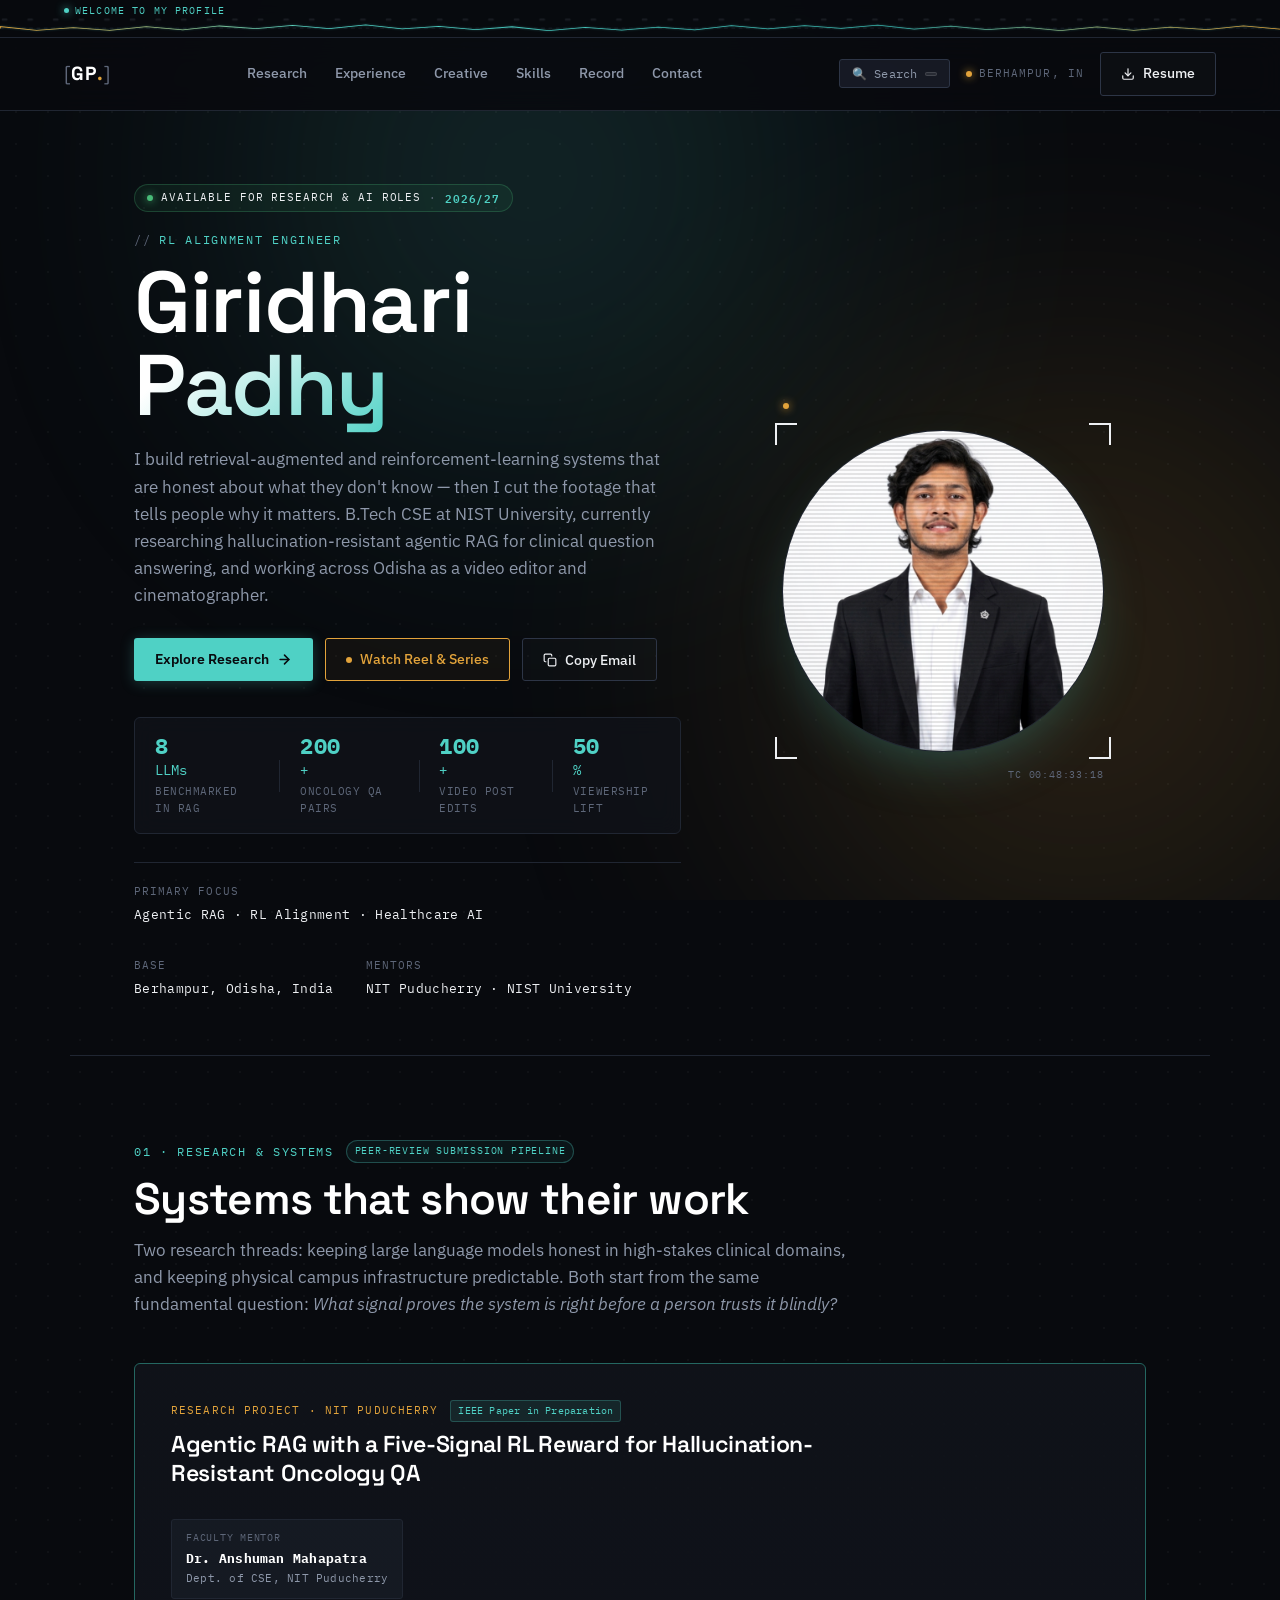
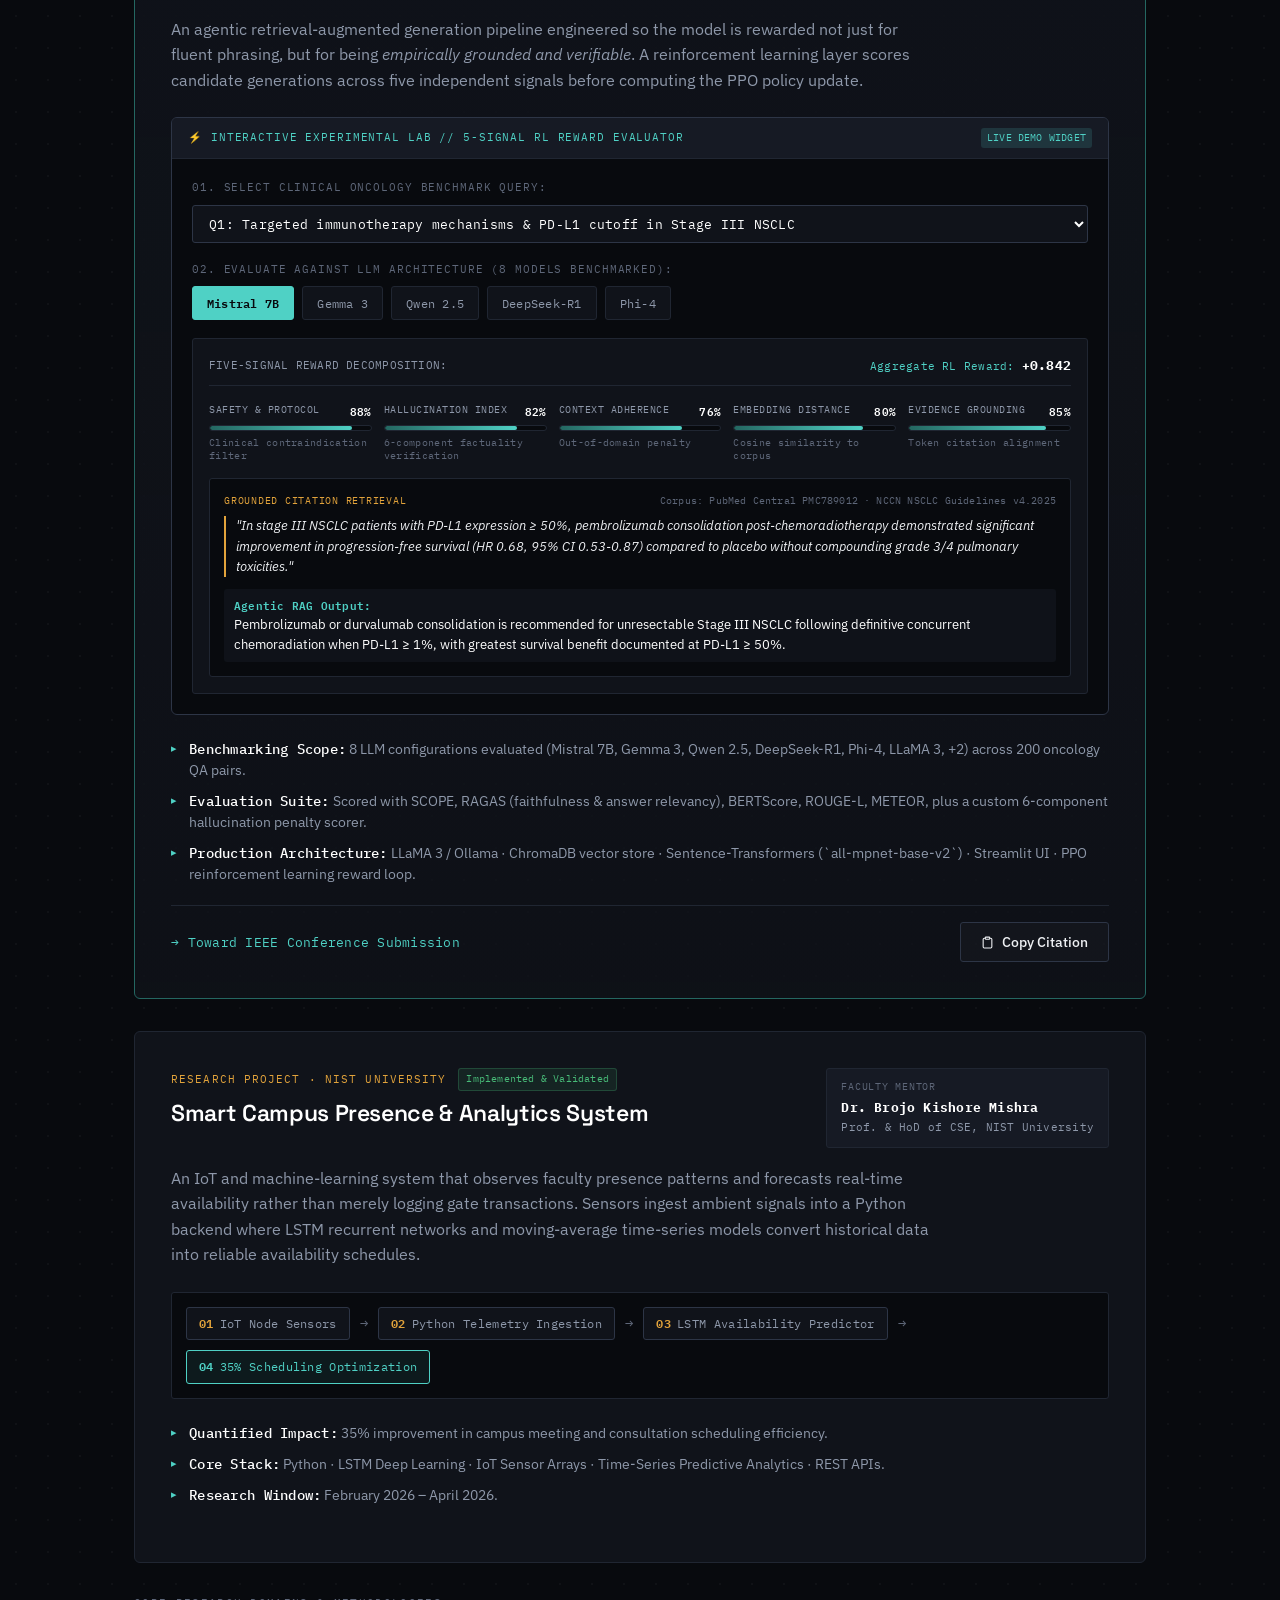
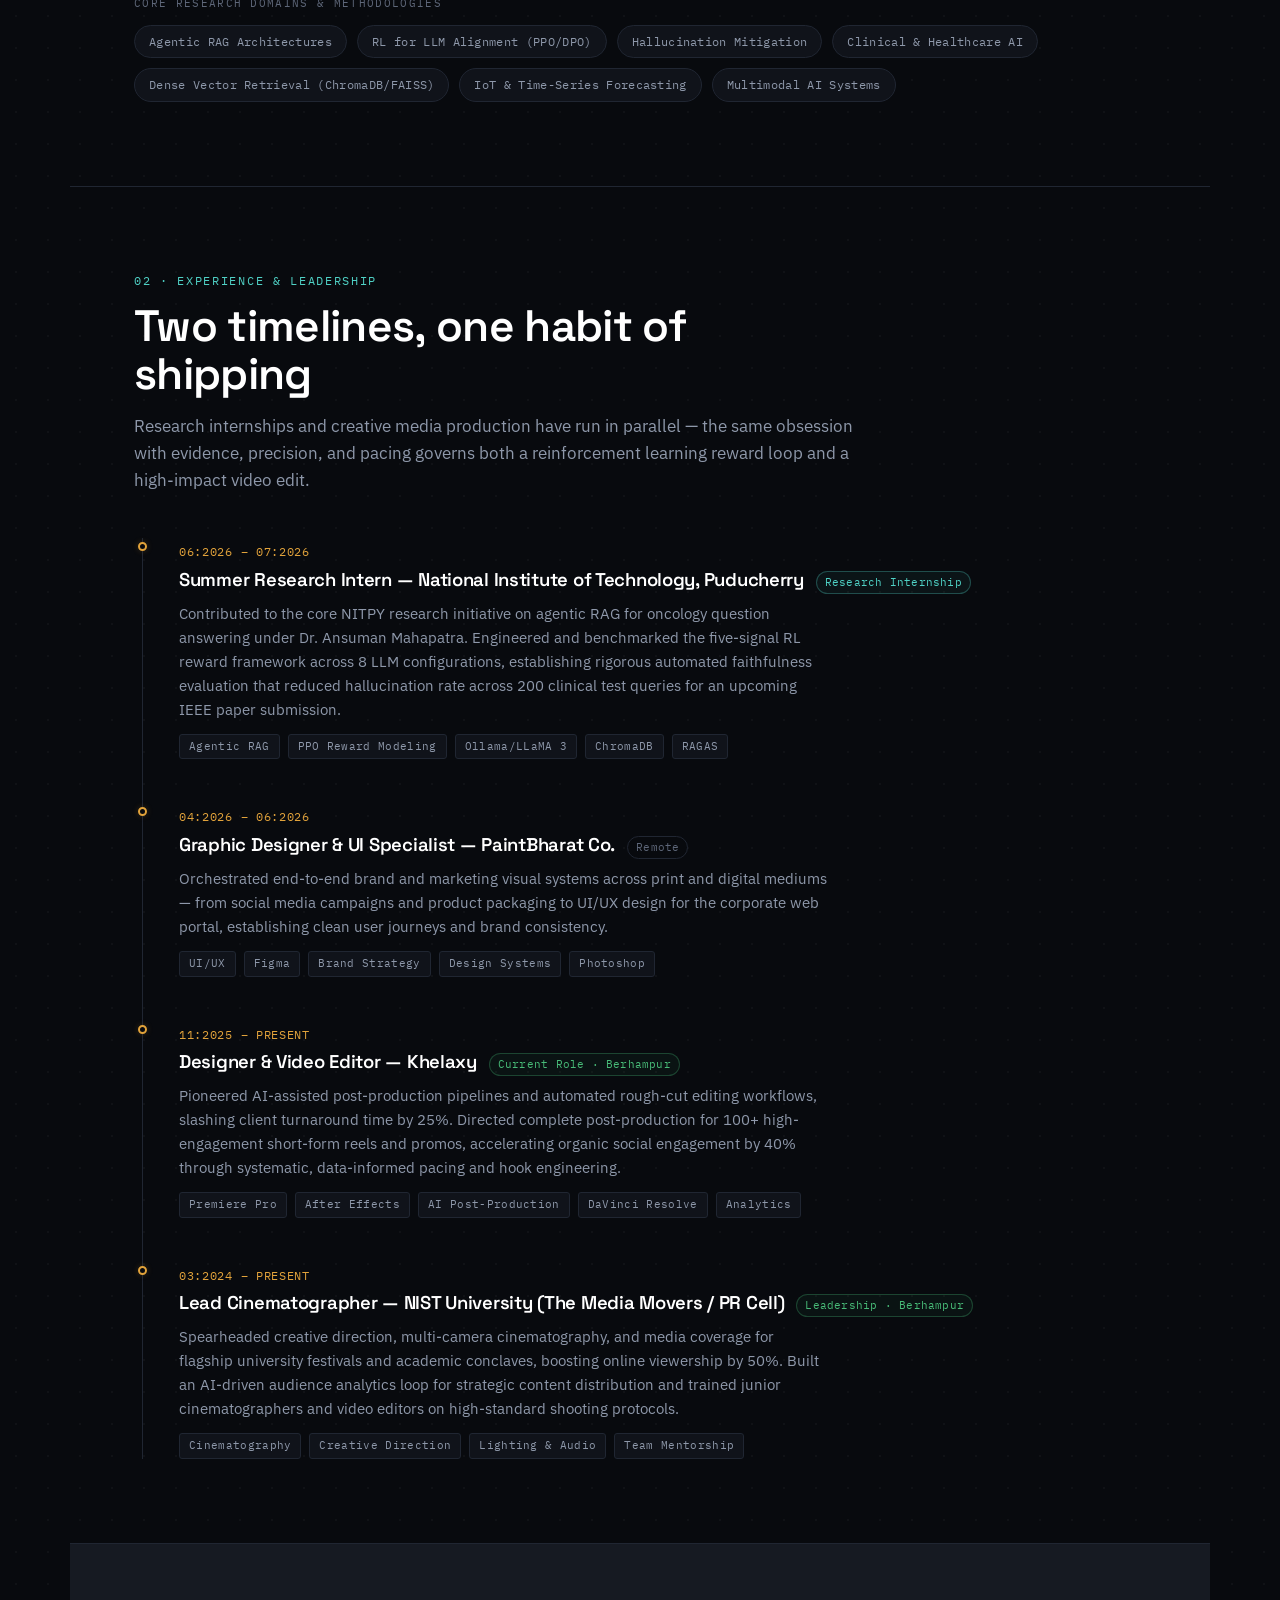
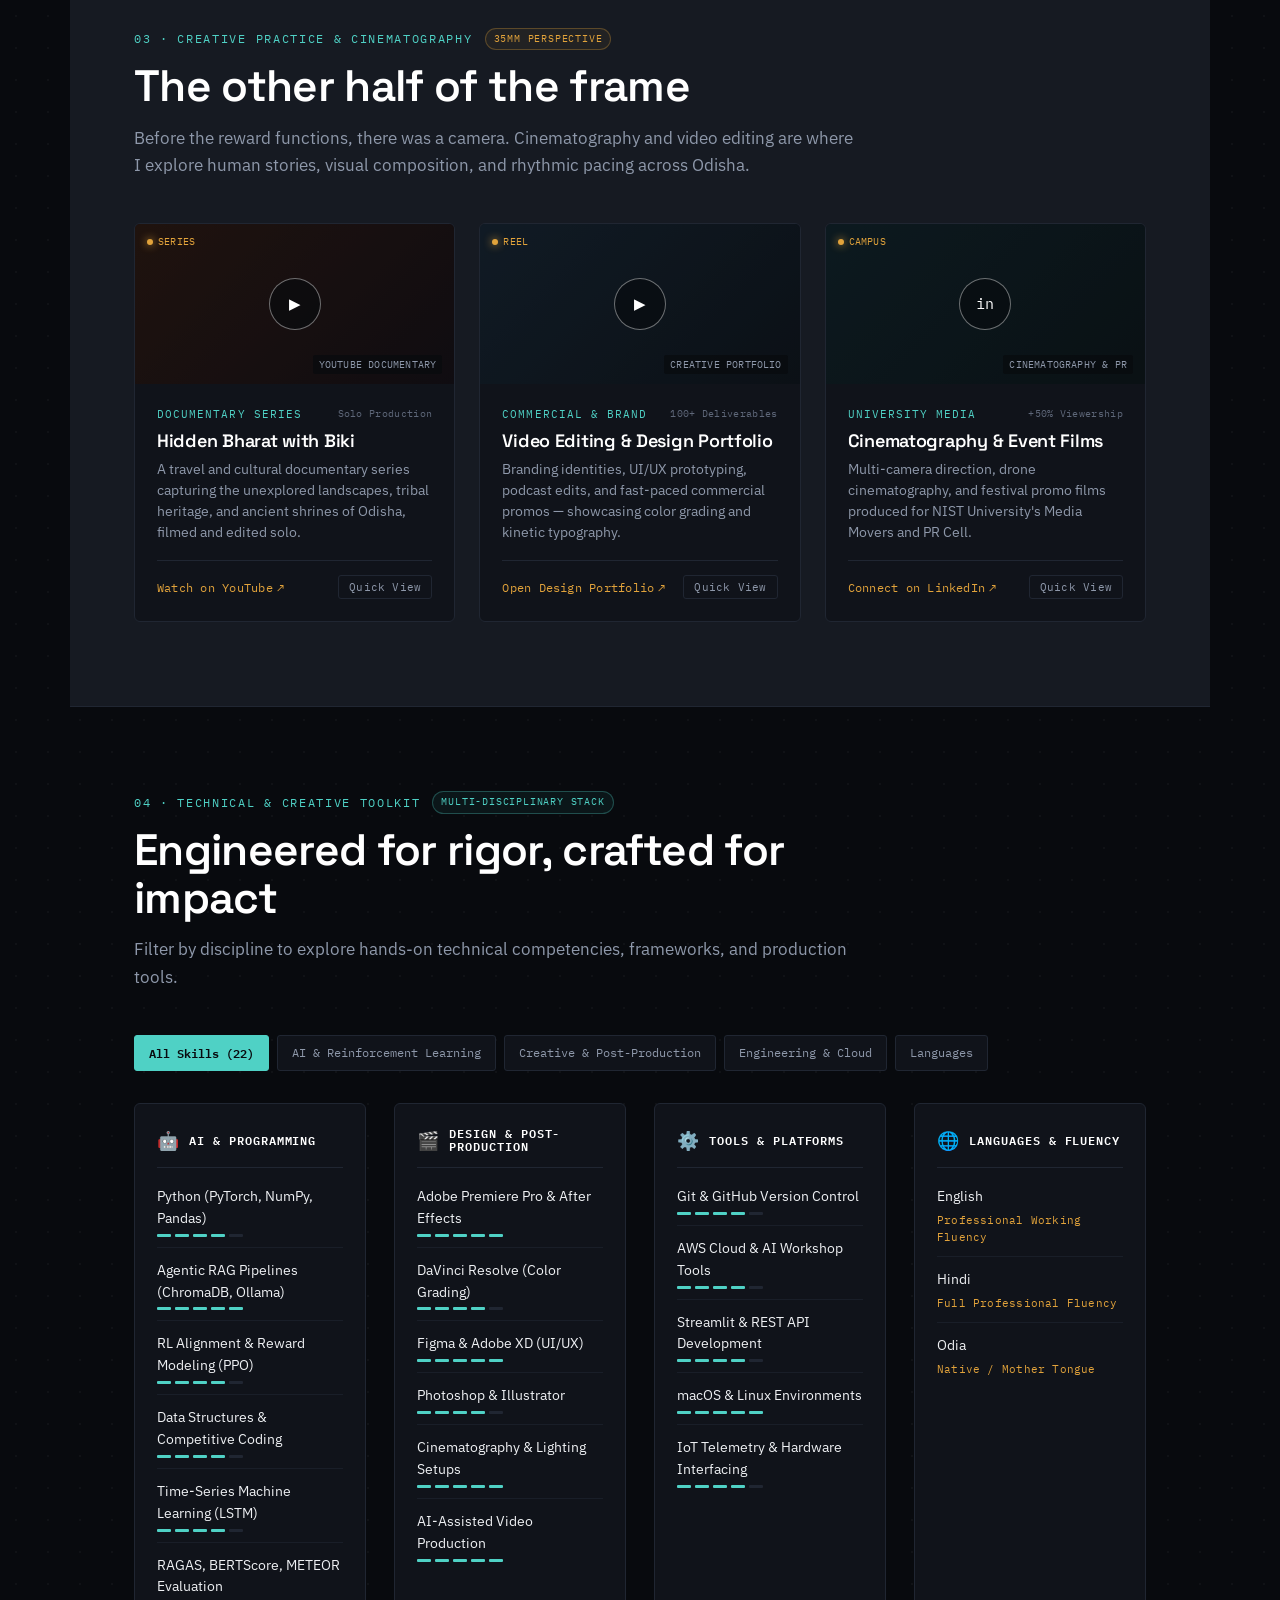
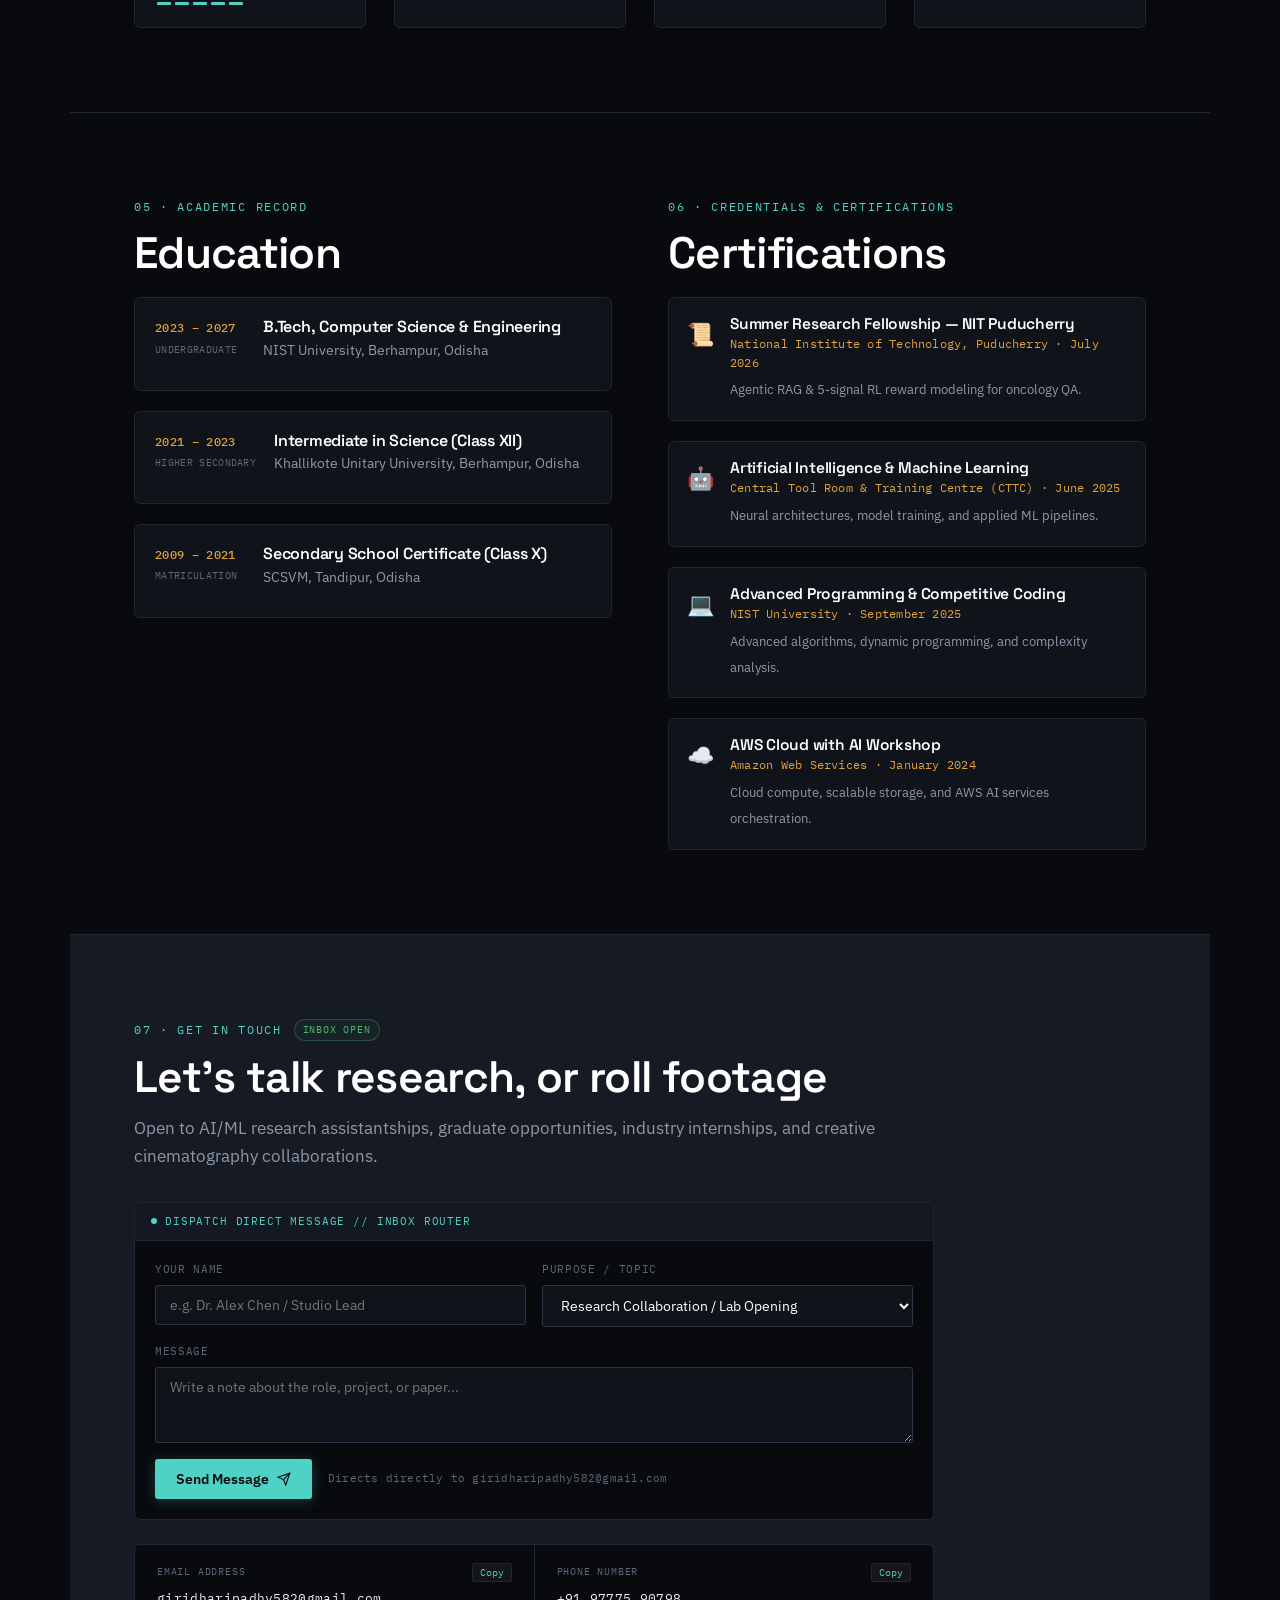
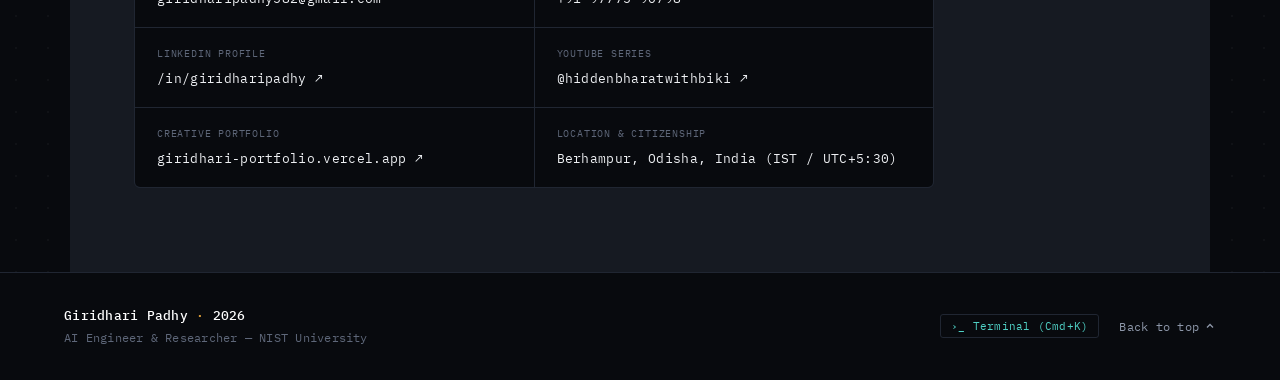
<file: index.html>
<!DOCTYPE html>
<html lang="en">
<head>
<meta charset="UTF-8">
<meta name="viewport" content="width=device-width, initial-scale=1.0">
<title>Giridhari Padhy — Agentic AI Researcher &amp; Visual Storyteller</title>
<meta name="description" content="Giridhari Padhy is an AI Researcher specializing in Hallucination-Resistant Agentic RAG and Reinforcement Learning alignment for oncology QA, alongside work as a cinematographer and video editor across Odisha.">
<meta name="keywords" content="Giridhari Padhy, AI Researcher, Agentic RAG, Reinforcement Learning, Oncology QA, Hallucination Resistance, Cinematographer, Video Editor, Hidden Bharat with Biki, NIST University, NIT Puducherry">
<meta name="author" content="Giridhari Padhy">

<!-- OpenGraph / Social Sharing -->
<meta property="og:type" content="website">
<meta property="og:title" content="Giridhari Padhy — AI Researcher &amp; Visual Storyteller">
<meta property="og:description" content="Agentic RAG & RL Alignment for Healthcare AI · Cinematography & Video Post-Production.">
<meta property="og:url" content="https://giridhari-portfolio.vercel.app/">
<meta property="og:image" content="assets/profile.jpg">

<!-- Twitter Card -->
<meta name="twitter:card" content="summary_large_image">
<meta name="twitter:title" content="Giridhari Padhy — AI Researcher &amp; Visual Storyteller">
<meta name="twitter:description" content="Agentic RAG & RL Alignment for Healthcare AI · Cinematography & Video Post-Production.">
<meta name="twitter:image" content="assets/profile.jpg">

<!-- SVG Favicon (Cinema Reel x Signal Wave Monogram) -->
<link rel="icon" type="image/svg+xml" href="data:image/svg+xml,%3Csvg xmlns='http://www.w3.org/2000/svg' viewBox='0 0 32 32'%3E%3Crect width='32' height='32' rx='6' fill='%230A0C10'/%3E%3Ccircle cx='16' cy='16' r='11' stroke='%23E2A33B' stroke-width='1.5' fill='none' stroke-dasharray='3 2'/%3E%3Cpath d='M8 16 Q12 8 16 16 T24 16' fill='none' stroke='%234FD1C5' stroke-width='2' stroke-linecap='round'/%3E%3Ccircle cx='16' cy='16' r='3' fill='%23E2A33B'/%3E%3C/svg%3E">

<link rel="preconnect" href="https://fonts.googleapis.com">
<link rel="preconnect" href="https://fonts.gstatic.com" crossorigin>
<link href="https://fonts.googleapis.com/css2?family=Space+Grotesk:wght@400;500;600;700&family=IBM+Plex+Sans:wght@400;500;600&family=IBM+Plex+Mono:wght@400;500;600&display=swap" rel="stylesheet">
<link rel="stylesheet" href="styles.css">

<!-- Structured Data (Schema.org Person) -->
<script type="application/ld+json">
{
  "@context": "https://schema.org",
  "@type": "Person",
  "name": "Giridhari Padhy",
  "jobTitle": "AI Researcher & Visual Storyteller",
  "affiliation": {
    "@type": "CollegeOrUniversity",
    "name": "NIST University"
  },
  "alumniOf": "NIST University",
  "url": "https://giridhari-portfolio.vercel.app/",
  "sameAs": [
    "https://linkedin.com/in/giridharipadhy",
    "https://youtube.com/@hiddenbharatwithbiki",
    "https://giridhari-portfolio.vercel.app/"
  ],
  "knowsAbout": [
    "Agentic RAG",
    "Reinforcement Learning from Human/Rule Feedback",
    "Trustworthy AI",
    "Clinical Question Answering",
    "Cinematography",
    "Video Post-Production"
  ]
}
</script>
</head>
<body>

<!-- ===== AMBIENT BACKGROUND GLOW ===== -->
<div class="ambient-glow" aria-hidden="true">
  <div class="glow-orb glow-orb--signal"></div>
  <div class="glow-orb glow-orb--reel"></div>
</div>

<!-- ===== SIGNAL STRIP (film-strip x RL reward-signal) ===== -->
<div class="signalstrip" aria-hidden="true" title="Real-time 5-signal RL reward waveform">
  <div class="signal-hud-meta mono">
    <span class="hud-live-tag"><span class="hud-pulse"></span> Welcome to My profile </span>
    <span class="hud-freq" id="hudFreq"></span>
  </div>
  <svg viewBox="0 0 1400 44" preserveAspectRatio="none" id="signalSvg">
    <defs>
      <linearGradient id="sigGrad" x1="0" y1="0" x2="1" y2="0">
        <stop offset="0%" stop-color="#E2A33B"/>
        <stop offset="25%" stop-color="#4FD1C5"/>
        <stop offset="70%" stop-color="#38B2AC"/>
        <stop offset="100%" stop-color="#E2A33B"/>
      </linearGradient>
      <pattern id="filmPerforations" width="28" height="8" patternUnits="userSpaceOnUse">
        <rect x="2" y="1" width="6" height="5" rx="1" fill="#23272F" />
      </pattern>
    </defs>
    <rect x="0" y="0" width="1400" height="8" fill="url(#filmPerforations)" opacity="0.6"/>
    <line x1="0" y1="24" x2="1400" y2="24" class="signal-base"/>
    <path id="signalPath" class="signal-wave" d=""/>
  </svg>
</div>

<!-- ===== NAV ===== -->
<header class="nav" id="mainNav">
  <a href="#top" class="nav-mark">
    <span class="mark-brackets">[</span>GP<span class="nav-mark-dot">.</span><span class="mark-brackets">]</span>
  </a>
  <nav class="nav-links" id="navLinks" aria-label="Main Navigation">
    <a href="#research" class="nav-link">Research</a>
    <a href="#experience" class="nav-link">Experience</a>
    <a href="#creative" class="nav-link">Creative</a>
    <a href="#skills" class="nav-link">Skills</a>
    <a href="#education" class="nav-link">Record</a>
    <a href="#contact" class="nav-link">Contact</a>
  </nav>
  <div class="nav-right">
    <button class="terminal-trigger-btn mono" id="openTerminalBtn" aria-label="Open Command Console (Cmd+K)">
      <span class="term-icon">🔍</span> <span class="term-label">Search</span> <kbd class="kbd-badge"></kbd>
    </button>
    <div class="rec-tag"><span class="rec-dot"></span>BERHAMPUR, IN</div>
    <a class="btn btn-ghost" id="resumeBtn" href="assets/Giridhari_Padhy_Resume.pdf" download="Giridhari_Padhy_Resume.pdf">
      <svg width="14" height="14" viewBox="0 0 24 24" fill="none" stroke="currentColor" stroke-width="2" stroke-linecap="round" stroke-linejoin="round" class="btn-icon"><path d="M21 15v4a2 2 0 0 1-2 2H5a2 2 0 0 1-2-2v-4"/><polyline points="7 10 12 15 17 10"/><line x1="12" y1="15" x2="12" y2="3"/></svg>
      Resume
    </a>
  </div>
  <button class="nav-toggle" id="navToggle" aria-label="Toggle navigation menu" aria-expanded="false">
    <span></span><span></span><span></span>
  </button>
</header>

<main id="top">

  <!-- ===== HERO ===== -->
  <section class="hero">
    <div class="hero-grid">
      <div class="hero-copy reveal">
        <div class="hero-status-pill mono">
          <span class="status-indicator"></span>
          <span>AVAILABLE FOR RESEARCH &amp; AI ROLES</span>
          <span class="pill-divider">·</span>
          <span class="pill-focus">2026/27</span>
        </div>
        
        <p class="eyebrow mono">
          <span class="eyebrow-prefix">//</span> 
          <span id="roleRotator" class="role-rotator">AGENTIC AI RESEARCHER</span>
        </p>

        <h1 class="hero-name">Giridhari<br><span class="hero-name-gradient">Padhy</span></h1>
        
        <p class="hero-bio">
          I build retrieval-augmented and reinforcement-learning systems that are honest about what they don't know —
          then I cut the footage that tells people why it matters. B.Tech CSE at NIST University, currently
          researching hallucination-resistant agentic RAG for clinical question answering, and working across
          Odisha as a video editor and cinematographer.
        </p>

        <div class="hero-actions">
          <a href="#research" class="btn btn-primary">
            <span>Explore Research</span>
            <svg width="15" height="15" viewBox="0 0 24 24" fill="none" stroke="currentColor" stroke-width="2.5" stroke-linecap="round" stroke-linejoin="round"><line x1="5" y1="12" x2="19" y2="12"></line><polyline points="12 5 19 12 12 19"></polyline></svg>
          </a>
          <a href="#creative" class="btn btn-outline">
            <span class="btn-reel-dot"></span>
            <span>Watch Reel &amp; Series</span>
          </a>
          <button class="btn btn-ghost copy-btn" data-copy="giridharipadhy582@gmail.com" aria-label="Copy email address">
            <svg width="14" height="14" viewBox="0 0 24 24" fill="none" stroke="currentColor" stroke-width="2" stroke-linecap="round" stroke-linejoin="round"><rect x="9" y="9" width="13" height="13" rx="2" ry="2"></rect><path d="M5 15H4a2 2 0 0 1-2-2V4a2 2 0 0 1 2-2h9a2 2 0 0 1 2 2v1"></path></svg>
            <span>Copy Email</span>
          </button>
        </div>

        <!-- Key Metrics Strip with Counter Animation -->
        <div class="hero-metrics-bar">
          <div class="metric-card">
            <span class="metric-num mono" data-target="8">0</span><span class="metric-suffix"> LLMs</span>
            <span class="metric-label mono">Benchmarked in RAG</span>
          </div>
          <div class="metric-divider"></div>
          <div class="metric-card">
            <span class="metric-num mono" data-target="200">0</span><span class="metric-suffix">+</span>
            <span class="metric-label mono">Oncology QA Pairs</span>
          </div>
          <div class="metric-divider"></div>
          <div class="metric-card">
            <span class="metric-num mono" data-target="100">0</span><span class="metric-suffix">+</span>
            <span class="metric-label mono">Video Post Edits</span>
          </div>
          <div class="metric-divider"></div>
          <div class="metric-card">
            <span class="metric-num mono" data-target="50">0</span><span class="metric-suffix">%</span>
            <span class="metric-label mono">Viewership Lift</span>
          </div>
        </div>

        <dl class="hero-stats mono">
          <div><dt>Primary Focus</dt><dd>Agentic RAG · RL Alignment · Healthcare AI</dd></div>
          <div><dt>Base</dt><dd>Berhampur, Odisha, India</dd></div>
          <div><dt>Mentors</dt><dd>NIT Puducherry · NIST University</dd></div>
        </dl>
      </div>

      <div class="hero-frame reveal">
        <div class="frame-corners">
          <div class="frame-hud-header mono">
            <span class="hud-rec"><span class="rec-dot"></span></span>
            <span class="hud-iso"></span>
          </div>
          <div class="img-wrapper">
            <img src="assets/profile.jpg" alt="Portrait of Giridhari Padhy — AI Researcher and Cinematographer" width="575" height="580" loading="eager">
            <div class="scanline-overlay" aria-hidden="true"></div>
          </div>
          <span class="corner tl"></span><span class="corner tr"></span>
          <span class="corner bl"></span><span class="corner br"></span>
          <div class="frame-hud-footer mono">
            <span class="frame-tag"></span>
            <span class="frame-timecode" id="heroTimecode">TC 00:24:18:02</span>
          </div>
        </div>
      </div>
    </div>
  </section>

  <!-- ===== RESEARCH ===== -->
  <section id="research" class="section">
    <div class="section-head reveal">
      <div class="badge-row">
        <span class="eyebrow mono">01 · RESEARCH &amp; SYSTEMS</span>
        <span class="hud-pill mono">PEER-REVIEW SUBMISSION PIPELINE</span>
      </div>
      <h2>Systems that show their work</h2>
      <p class="section-lede">
        Two research threads: keeping large language models honest in high-stakes clinical domains, and
        keeping physical campus infrastructure predictable. Both start from the same fundamental question:
        <em>What signal proves the system is right before a person trusts it blindly?</em>
      </p>
    </div>

    <!-- Flagship Project Card with Interactive Lab -->
    <article class="project-card flagship reveal" id="oncologyRagLab">
      <div class="project-head">
        <div>
          <div class="card-tag-row">
            <span class="mono project-kind">RESEARCH PROJECT · NIT PUDUCHERRY</span>
            <span class="status-badge mono">IEEE Paper in Preparation</span>
          </div>
          <h3>Agentic RAG with a Five-Signal RL Reward for Hallucination-Resistant Oncology QA</h3>
        </div>
        <div class="mentor-box mono">
          <span class="mentor-label">Faculty Mentor</span>
          <strong>Dr. Anshuman Mahapatra</strong>
          <span>Dept. of CSE, NIT Puducherry</span>
        </div>
      </div>

      <p class="project-desc">
        An agentic retrieval-augmented generation pipeline engineered so the model is rewarded not just for fluent phrasing,
        but for being <em>empirically grounded and verifiable</em>. A reinforcement learning layer scores candidate generations
        across five independent signals before computing the PPO policy update.
      </p>

      <!-- INTERACTIVE RESEARCH LAB WIDGET -->
      <div class="research-lab-widget" aria-label="Interactive 5-Signal Oncology RAG Simulator">
        <div class="lab-header">
          <div class="lab-title mono">
            <span class="terminal-symbol">⚡</span>
            <span>INTERACTIVE EXPERIMENTAL LAB // 5-SIGNAL RL REWARD EVALUATOR</span>
          </div>
          <span class="lab-badge mono">LIVE DEMO WIDGET</span>
        </div>

        <div class="lab-body">
          <!-- Step 1: Select Clinical Query -->
          <div class="lab-control-group">
            <label for="querySelect" class="lab-label mono">01. Select Clinical Oncology Benchmark Query:</label>
            <div class="select-wrapper">
              <select id="querySelect" class="lab-select mono">
                <option value="nsclc">Q1: Targeted immunotherapy mechanisms & PD-L1 cutoff in Stage III NSCLC</option>
                <option value="folfox">Q2: Comparative neurotoxicity profiles of FOLFOX vs FOLFIRI in Colorectal Cancer</option>
                <option value="brca">Q3: Synthetic lethality and PARP inhibitor sensitivity in BRCA1/2-deficient ovarian cancer</option>
              </select>
            </div>
          </div>

          <!-- Step 2: Select LLM Architecture -->
          <div class="lab-control-group">
            <span class="lab-label mono">02. Evaluate Against LLM Architecture (8 Models Benchmarked):</span>
            <div class="model-tabs" role="tablist" id="modelTabs">
              <button class="model-tab active mono" data-model="mistral" role="tab" aria-selected="true">Mistral 7B</button>
              <button class="model-tab mono" data-model="gemma" role="tab" aria-selected="false">Gemma 3</button>
              <button class="model-tab mono" data-model="qwen" role="tab" aria-selected="false">Qwen 2.5</button>
              <button class="model-tab mono" data-model="deepseek" role="tab" aria-selected="false">DeepSeek-R1</button>
              <button class="model-tab mono" data-model="phi" role="tab" aria-selected="false">Phi-4</button>
            </div>
          </div>

          <!-- Step 3: Real-Time Signal Meters -->
          <div class="signals-eval-container">
            <div class="signals-headline mono">
              <span>FIVE-SIGNAL REWARD DECOMPOSITION:</span>
              <span class="composite-score" id="compositeScore">Aggregate RL Reward: <strong>+0.842</strong></span>
            </div>

            <div class="signal-grid mono" id="signalsGrid">
              <div class="signal-chip" data-sig="safety">
                <div class="sig-meta">
                  <span class="signal-label">Safety &amp; Protocol</span>
                  <span class="sig-val" id="val-safety">88%</span>
                </div>
                <span class="signal-bar"><i id="bar-safety" style="--v: 88%"></i></span>
                <span class="sig-desc">Clinical contraindication filter</span>
              </div>
              <div class="signal-chip" data-sig="hallucination">
                <div class="sig-meta">
                  <span class="signal-label">Hallucination Index</span>
                  <span class="sig-val" id="val-hallucination">82%</span>
                </div>
                <span class="signal-bar"><i id="bar-hallucination" style="--v: 82%"></i></span>
                <span class="sig-desc">6-component factuality verification</span>
              </div>
              <div class="signal-chip" data-sig="ooc">
                <div class="sig-meta">
                  <span class="signal-label">Context Adherence</span>
                  <span class="sig-val" id="val-ooc">76%</span>
                </div>
                <span class="signal-bar"><i id="bar-ooc" style="--v: 76%"></i></span>
                <span class="sig-desc">Out-of-domain penalty</span>
              </div>
              <div class="signal-chip" data-sig="embedding">
                <div class="sig-meta">
                  <span class="signal-label">Embedding Distance</span>
                  <span class="sig-val" id="val-embedding">80%</span>
                </div>
                <span class="signal-bar"><i id="bar-embedding" style="--v: 80%"></i></span>
                <span class="sig-desc">Cosine similarity to corpus</span>
              </div>
              <div class="signal-chip" data-sig="grounding">
                <div class="sig-meta">
                  <span class="signal-label">Evidence Grounding</span>
                  <span class="sig-val" id="val-grounding">85%</span>
                </div>
                <span class="signal-bar"><i id="bar-grounding" style="--v: 85%"></i></span>
                <span class="sig-desc">Token citation alignment</span>
              </div>
            </div>

            <!-- Grounded Evidence & Generated Output Box -->
            <div class="evidence-preview-box">
              <div class="evidence-header mono">
                <span class="badge-evidence">GROUNDED CITATION RETRIEVAL</span>
                <span class="evidence-corpus" id="corpusSource">Corpus: PubMed Central / NCCN Oncology Guidelines</span>
              </div>
              <p class="evidence-text" id="evidenceText">
                "In stage III NSCLC patients with PD-L1 expression ≥ 50%, pembrolizumab consolidation post-chemoradiotherapy demonstrated significant improvement in progression-free survival (HR 0.68, 95% CI 0.53-0.87) compared to placebo without compounding grade 3/4 pulmonary toxicities."
              </p>
              <div class="model-response-line">
                <span class="mono response-tag">Agentic RAG Output:</span>
                <span id="ragResponse" class="response-text">
                  Pembrolizumab or durvalumab consolidation is recommended for unresectable Stage III NSCLC following definitive concurrent chemoradiation when PD-L1 ≥ 1%, with the greatest benefit observed at PD-L1 ≥ 50%.
                </span>
              </div>
            </div>
          </div>
        </div>
      </div>

      <ul class="project-facts">
        <li><span class="mono">Benchmarking Scope:</span> 8 LLM configurations evaluated (Mistral 7B, Gemma 3, Qwen 2.5, DeepSeek-R1, Phi-4, LLaMA 3, +2) across 200 oncology QA pairs.</li>
        <li><span class="mono">Evaluation Suite:</span> Scored with SCOPE, RAGAS (faithfulness & answer relevancy), BERTScore, ROUGE-L, METEOR, plus a custom 6-component hallucination penalty scorer.</li>
        <li><span class="mono">Production Architecture:</span> LLaMA 3 / Ollama · ChromaDB vector store · Sentence-Transformers (`all-mpnet-base-v2`) · Streamlit UI · PPO reinforcement learning reward loop.</li>
      </ul>
      
      <div class="card-footer-actions">
        <span class="project-status mono">→ Toward IEEE Conference Submission</span>
        <button class="btn btn-ghost copy-btn" data-copy="Agentic RAG with a Five-Signal RL Reward for Hallucination-Resistant Oncology QA (Giridhari Padhy, Mentor: Dr. Ansuman Mahapatra, NIT Puducherry)">
          <svg width="13" height="13" viewBox="0 0 24 24" fill="none" stroke="currentColor" stroke-width="2"><path d="M16 4h2a2 2 0 0 1 2 2v14a2 2 0 0 1-2 2H6a2 2 0 0 1-2-2V6a2 2 0 0 1 2-2h2"></path><rect x="8" y="2" width="8" height="4" rx="1" ry="1"></rect></svg>
          <span>Copy Citation</span>
        </button>
      </div>
    </article>

    <!-- Second Research Project: Smart Campus Presence & Analytics -->
    <article class="project-card reveal">
      <div class="project-head">
        <div>
          <div class="card-tag-row">
            <span class="mono project-kind">RESEARCH PROJECT · NIST UNIVERSITY</span>
            <span class="status-badge status-badge--success mono">Implemented &amp; Validated</span>
          </div>
          <h3>Smart Campus Presence &amp; Analytics System</h3>
        </div>
        <div class="mentor-box mono">
          <span class="mentor-label">Faculty Mentor</span>
          <strong>Dr. Brojo Kishore Mishra</strong>
          <span>Prof. & HoD of CSE, NIST University</span>
        </div>
      </div>
      
      <p class="project-desc">
        An IoT and machine-learning system that observes faculty presence patterns and forecasts real-time availability
        rather than merely logging gate transactions. Sensors ingest ambient signals into a Python backend where LSTM
        recurrent networks and moving-average time-series models convert historical data into reliable availability schedules.
      </p>

      <!-- Architecture Pipeline Chips -->
      <div class="pipeline-flow mono" aria-label="System Pipeline">
        <div class="pipe-step"><span>01</span> IoT Node Sensors</div>
        <div class="pipe-arrow">→</div>
        <div class="pipe-step"><span>02</span> Python Telemetry Ingestion</div>
        <div class="pipe-arrow">→</div>
        <div class="pipe-step"><span>03</span> LSTM Availability Predictor</div>
        <div class="pipe-arrow">→</div>
        <div class="pipe-step highlight"><span>04</span> 35% Scheduling Optimization</div>
      </div>

      <ul class="project-facts">
        <li><span class="mono">Quantified Impact:</span> 35% improvement in campus meeting and consultation scheduling efficiency.</li>
        <li><span class="mono">Core Stack:</span> Python · LSTM Deep Learning · IoT Sensor Arrays · Time-Series Predictive Analytics · REST APIs.</li>
        <li><span class="mono">Research Window:</span> February 2026 – April 2026.</li>
      </ul>
    </article>

    <!-- Research Interests Tags -->
    <div class="interests reveal">
      <p class="mono eyebrow-small">Core Research Domains &amp; Methodologies</p>
      <div class="tag-row mono">
        <span class="tag-pill">Agentic RAG Architectures</span>
        <span class="tag-pill">RL for LLM Alignment (PPO/DPO)</span>
        <span class="tag-pill">Hallucination Mitigation</span>
        <span class="tag-pill">Clinical &amp; Healthcare AI</span>
        <span class="tag-pill">Dense Vector Retrieval (ChromaDB/FAISS)</span>
        <span class="tag-pill">IoT &amp; Time-Series Forecasting</span>
        <span class="tag-pill">Multimodal AI Systems</span>
      </div>
    </div>
  </section>

  <!-- ===== EXPERIENCE ===== -->
  <section id="experience" class="section">
    <div class="section-head reveal">
      <p class="eyebrow mono">02 · EXPERIENCE &amp; LEADERSHIP</p>
      <h2>Two timelines, one habit of shipping</h2>
      <p class="section-lede">
        Research internships and creative media production have run in parallel — the same obsession
        with evidence, precision, and pacing governs both a reinforcement learning reward loop and a high-impact video edit.
      </p>
    </div>

    <ol class="timeline reveal">
      <li class="timeline-item">
        <div class="timeline-badge mono">06:2026 – 07:2026</div>
        <div class="tl-body">
          <div class="tl-head">
            <h3>Summer Research Intern — National Institute of Technology, Puducherry</h3>
            <span class="mono tl-tag tl-tag--research">Research Internship</span>
          </div>
          <p>
            Contributed to the core NITPY research initiative on agentic RAG for oncology question answering under Dr. Ansuman Mahapatra.
            Engineered and benchmarked the five-signal RL reward framework across 8 LLM configurations, establishing rigorous automated
            faithfulness evaluation that reduced hallucination rate across 200 clinical test queries for an upcoming IEEE paper submission.
          </p>
          <div class="tl-skills mono">
            <span>Agentic RAG</span><span>PPO Reward Modeling</span><span>Ollama/LLaMA 3</span><span>ChromaDB</span><span>RAGAS</span>
          </div>
        </div>
      </li>

      <li class="timeline-item">
        <div class="timeline-badge mono">04:2026 – 06:2026</div>
        <div class="tl-body">
          <div class="tl-head">
            <h3>Graphic Designer &amp; UI Specialist — PaintBharat Co.</h3>
            <span class="mono tl-tag">Remote</span>
          </div>
          <p>
            Orchestrated end-to-end brand and marketing visual systems across print and digital mediums — from social media campaigns
            and product packaging to UI/UX design for the corporate web portal, establishing clean user journeys and brand consistency.
          </p>
          <div class="tl-skills mono">
            <span>UI/UX</span><span>Figma</span><span>Brand Strategy</span><span>Design Systems</span><span>Photoshop</span>
          </div>
        </div>
      </li>

      <li class="timeline-item">
        <div class="timeline-badge mono">11:2025 – PRESENT</div>
        <div class="tl-body">
          <div class="tl-head">
            <h3>Designer &amp; Video Editor — Khelaxy</h3>
            <span class="mono tl-tag tl-tag--active">Current Role · Berhampur</span>
          </div>
          <p>
            Pioneered AI-assisted post-production pipelines and automated rough-cut editing workflows, slashing client turnaround time by 25%.
            Directed complete post-production for 100+ high-engagement short-form reels and promos, accelerating organic social engagement by 40%
            through systematic, data-informed pacing and hook engineering.
          </p>
          <div class="tl-skills mono">
            <span>Premiere Pro</span><span>After Effects</span><span>AI Post-Production</span><span>DaVinci Resolve</span><span>Analytics</span>
          </div>
        </div>
      </li>

      <li class="timeline-item">
        <div class="timeline-badge mono">03:2024 – PRESENT</div>
        <div class="tl-body">
          <div class="tl-head">
            <h3>Lead Cinematographer — NIST University (The Media Movers / PR Cell)</h3>
            <span class="mono tl-tag tl-tag--active">Leadership · Berhampur</span>
          </div>
          <p>
            Spearheaded creative direction, multi-camera cinematography, and media coverage for flagship university festivals and academic conclaves,
            boosting online viewership by 50%. Built an AI-driven audience analytics loop for strategic content distribution and trained junior
            cinematographers and video editors on high-standard shooting protocols.
          </p>
          <div class="tl-skills mono">
            <span>Cinematography</span><span>Creative Direction</span><span>Lighting & Audio</span><span>Team Mentorship</span>
          </div>
        </div>
      </li>
    </ol>
  </section>

  <!-- ===== CREATIVE PRACTICE ===== -->
  <section id="creative" class="section creative-section">
    <div class="section-head reveal">
      <div class="badge-row">
        <p class="eyebrow mono">03 · CREATIVE PRACTICE &amp; CINEMATOGRAPHY</p>
        <span class="hud-pill hud-pill--warm mono">35MM PERSPECTIVE</span>
      </div>
      <h2>The other half of the frame</h2>
      <p class="section-lede">
        Before the reward functions, there was a camera. Cinematography and video editing are where I explore human stories,
        visual composition, and rhythmic pacing across Odisha.
      </p>
    </div>

    <!-- Interactive Creative Reels Grid -->
    <div class="reel-grid reveal">
      <!-- Card 1: Hidden Bharat with Biki (YouTube Series) -->
      <div class="reel-card" data-category="youtube">
        <div class="reel-thumb reel-thumb--youtube">
          <div class="reel-thumb-overlay">
            <span class="hud-rec-tag mono"><span class="rec-dot"></span>SERIES</span>
            <button class="play-action-btn" data-video-type="youtube" data-video-title="Hidden Bharat with Biki" data-video-desc="A travel and documentary cultural series documenting the unexplored architectural heritage, folklore, and hidden corners of Odisha." data-video-url="https://youtube.com/@hiddenbharatwithbiki" aria-label="Play Hidden Bharat Preview">
              <span class="play-icon">▶</span>
            </button>
          </div>
          <div class="thumb-badge mono">YOUTUBE DOCUMENTARY</div>
        </div>
        <div class="reel-info">
          <div class="reel-meta mono">
            <span class="reel-kind">DOCUMENTARY SERIES</span>
            <span class="reel-episodes">Solo Production</span>
          </div>
          <h3>Hidden Bharat with Biki</h3>
          <p>A travel and cultural documentary series capturing the unexplored landscapes, tribal heritage, and ancient shrines of Odisha, filmed and edited solo.</p>
          <div class="reel-card-footer">
            <a href="https://youtube.com/@hiddenbharatwithbiki" target="_blank" rel="noopener" class="reel-link mono">
              <span>Watch on YouTube</span>
              <span class="arrow-up-right">↗</span>
            </a>
            <button class="btn-preview-modal mono" data-video-type="youtube" data-video-title="Hidden Bharat with Biki" data-video-desc="Explore cultural travel series shot across Odisha by Giridhari Padhy." data-video-url="https://youtube.com/@hiddenbharatwithbiki">Quick View</button>
          </div>
        </div>
      </div>

      <!-- Card 2: Design & Video Editing Reel -->
      <div class="reel-card" data-category="design">
        <div class="reel-thumb reel-thumb--design">
          <div class="reel-thumb-overlay">
            <span class="hud-rec-tag mono"><span class="rec-dot"></span>REEL</span>
            <button class="play-action-btn" data-video-type="design" data-video-title="Design & Video Editing Portfolio" data-video-desc="Commercial video editing, dynamic motion graphics, brand identity, and UI/UX design assets." data-video-url="https://giridhari-portfolio.vercel.app/" aria-label="Play Design Reel Preview">
              <span class="play-icon">▶</span>
            </button>
          </div>
          <div class="thumb-badge mono">CREATIVE PORTFOLIO</div>
        </div>
        <div class="reel-info">
          <div class="reel-meta mono">
            <span class="reel-kind">COMMERCIAL &amp; BRAND</span>
            <span class="reel-episodes">100+ Deliverables</span>
          </div>
          <h3>Video Editing &amp; Design Portfolio</h3>
          <p>Branding identities, UI/UX prototyping, podcast edits, and fast-paced commercial promos — showcasing color grading and kinetic typography.</p>
          <div class="reel-card-footer">
            <a href="https://giridhari-portfolio.vercel.app/" target="_blank" rel="noopener" class="reel-link mono">
              <span>Open Design Portfolio</span>
              <span class="arrow-up-right">↗</span>
            </a>
            <button class="btn-preview-modal mono" data-video-type="design" data-video-title="Design & Video Portfolio" data-video-desc="Curated design systems and motion reels." data-video-url="https://giridhari-portfolio.vercel.app/">Quick View</button>
          </div>
        </div>
      </div>

      <!-- Card 3: Lead Cinematographer & Media Movers -->
      <div class="reel-card" data-category="production">
        <div class="reel-thumb reel-thumb--linkedin">
          <div class="reel-thumb-overlay">
            <span class="hud-rec-tag mono"><span class="rec-dot"></span>CAMPUS</span>
            <button class="play-action-btn" data-video-type="cinematography" data-video-title="NIST University Cinematography & PR" data-video-desc="High-production festival coverage, drone videography, and academic highlight packages." data-video-url="https://linkedin.com/in/giridharipadhy" aria-label="Play Cinematography Highlights">
              <span class="play-icon">in</span>
            </button>
          </div>
          <div class="thumb-badge mono">CINEMATOGRAPHY &amp; PR</div>
        </div>
        <div class="reel-info">
          <div class="reel-meta mono">
            <span class="reel-kind">UNIVERSITY MEDIA</span>
            <span class="reel-episodes">+50% Viewership</span>
          </div>
          <h3>Cinematography &amp; Event Films</h3>
          <p>Multi-camera direction, drone cinematography, and festival promo films produced for NIST University's Media Movers and PR Cell.</p>
          <div class="reel-card-footer">
            <a href="https://linkedin.com/in/giridharipadhy" target="_blank" rel="noopener" class="reel-link mono">
              <span>Connect on LinkedIn</span>
              <span class="arrow-up-right">↗</span>
            </a>
            <button class="btn-preview-modal mono" data-video-type="cinematography" data-video-title="Cinematography Production" data-video-desc="Directorial showcase and behind-the-scenes cinematography." data-video-url="https://linkedin.com/in/giridharipadhy">Quick View</button>
          </div>
        </div>
      </div>
    </div>
  </section>

  <!-- ===== SKILLS MATRIX ===== -->
  <section id="skills" class="section">
    <div class="section-head reveal">
      <div class="badge-row">
        <p class="eyebrow mono">04 · TECHNICAL &amp; CREATIVE TOOLKIT</p>
        <span class="hud-pill mono">MULTI-DISCIPLINARY STACK</span>
      </div>
      <h2>Engineered for rigor, crafted for impact</h2>
      <p class="section-lede">Filter by discipline to explore hands-on technical competencies, frameworks, and production tools.</p>
    </div>

    <!-- Skill Filter Bar -->
    <div class="skills-filter-bar mono reveal" role="tablist" aria-label="Filter skills by domain">
      <button class="skill-filter-btn active" data-filter="all" role="tab" aria-selected="true">All Skills (22)</button>
      <button class="skill-filter-btn" data-filter="ai" role="tab" aria-selected="false">AI &amp; Reinforcement Learning</button>
      <button class="skill-filter-btn" data-filter="creative" role="tab" aria-selected="false">Creative &amp; Post-Production</button>
      <button class="skill-filter-btn" data-filter="engineering" role="tab" aria-selected="false">Engineering &amp; Cloud</button>
      <button class="skill-filter-btn" data-filter="languages" role="tab" aria-selected="false">Languages</button>
    </div>

    <div class="skills-grid reveal" id="skillsContainer">
      <!-- AI & Programming -->
      <div class="skill-col" data-category="ai">
        <div class="skill-col-header">
          <div class="skill-icon-badge">🤖</div>
          <h3 class="mono">AI &amp; Programming</h3>
        </div>
        <ul class="chip-list">
          <li class="skill-item">
            <span class="skill-name">Python (PyTorch, NumPy, Pandas)</span>
            <span class="skill-level-dots" title="Advanced"><i class="dot active"></i><i class="dot active"></i><i class="dot active"></i><i class="dot active"></i><i class="dot"></i></span>
          </li>
          <li class="skill-item">
            <span class="skill-name">Agentic RAG Pipelines (ChromaDB, Ollama)</span>
            <span class="skill-level-dots" title="Advanced"><i class="dot active"></i><i class="dot active"></i><i class="dot active"></i><i class="dot active"></i><i class="dot active"></i></span>
          </li>
          <li class="skill-item">
            <span class="skill-name">RL Alignment &amp; Reward Modeling (PPO)</span>
            <span class="skill-level-dots" title="Proficient"><i class="dot active"></i><i class="dot active"></i><i class="dot active"></i><i class="dot active"></i><i class="dot"></i></span>
          </li>
          <li class="skill-item">
            <span class="skill-name">Data Structures &amp; Competitive Coding</span>
            <span class="skill-level-dots" title="Advanced"><i class="dot active"></i><i class="dot active"></i><i class="dot active"></i><i class="dot active"></i><i class="dot"></i></span>
          </li>
          <li class="skill-item">
            <span class="skill-name">Time-Series Machine Learning (LSTM)</span>
            <span class="skill-level-dots" title="Proficient"><i class="dot active"></i><i class="dot active"></i><i class="dot active"></i><i class="dot active"></i><i class="dot"></i></span>
          </li>
          <li class="skill-item">
            <span class="skill-name">RAGAS, BERTScore, METEOR Evaluation</span>
            <span class="skill-level-dots" title="Advanced"><i class="dot active"></i><i class="dot active"></i><i class="dot active"></i><i class="dot active"></i><i class="dot active"></i></span>
          </li>
        </ul>
      </div>

      <!-- Design & Video -->
      <div class="skill-col" data-category="creative">
        <div class="skill-col-header">
          <div class="skill-icon-badge">🎬</div>
          <h3 class="mono">Design &amp; Post-Production</h3>
        </div>
        <ul class="chip-list">
          <li class="skill-item">
            <span class="skill-name">Adobe Premiere Pro &amp; After Effects</span>
            <span class="skill-level-dots" title="Expert"><i class="dot active"></i><i class="dot active"></i><i class="dot active"></i><i class="dot active"></i><i class="dot active"></i></span>
          </li>
          <li class="skill-item">
            <span class="skill-name">DaVinci Resolve (Color Grading)</span>
            <span class="skill-level-dots" title="Proficient"><i class="dot active"></i><i class="dot active"></i><i class="dot active"></i><i class="dot active"></i><i class="dot"></i></span>
          </li>
          <li class="skill-item">
            <span class="skill-name">Figma &amp; Adobe XD (UI/UX)</span>
            <span class="skill-level-dots" title="Advanced"><i class="dot active"></i><i class="dot active"></i><i class="dot active"></i><i class="dot active"></i><i class="dot active"></i></span>
          </li>
          <li class="skill-item">
            <span class="skill-name">Photoshop &amp; Illustrator</span>
            <span class="skill-level-dots" title="Advanced"><i class="dot active"></i><i class="dot active"></i><i class="dot active"></i><i class="dot active"></i><i class="dot"></i></span>
          </li>
          <li class="skill-item">
            <span class="skill-name">Cinematography &amp; Lighting Setups</span>
            <span class="skill-level-dots" title="Advanced"><i class="dot active"></i><i class="dot active"></i><i class="dot active"></i><i class="dot active"></i><i class="dot active"></i></span>
          </li>
          <li class="skill-item">
            <span class="skill-name">AI-Assisted Video Production</span>
            <span class="skill-level-dots" title="Advanced"><i class="dot active"></i><i class="dot active"></i><i class="dot active"></i><i class="dot active"></i><i class="dot active"></i></span>
          </li>
        </ul>
      </div>

      <!-- Tools & Platforms -->
      <div class="skill-col" data-category="engineering">
        <div class="skill-col-header">
          <div class="skill-icon-badge">⚙️</div>
          <h3 class="mono">Tools &amp; Platforms</h3>
        </div>
        <ul class="chip-list">
          <li class="skill-item">
            <span class="skill-name">Git &amp; GitHub Version Control</span>
            <span class="skill-level-dots" title="Advanced"><i class="dot active"></i><i class="dot active"></i><i class="dot active"></i><i class="dot active"></i><i class="dot"></i></span>
          </li>
          <li class="skill-item">
            <span class="skill-name">AWS Cloud &amp; AI Workshop Tools</span>
            <span class="skill-level-dots" title="Proficient"><i class="dot active"></i><i class="dot active"></i><i class="dot active"></i><i class="dot active"></i><i class="dot"></i></span>
          </li>
          <li class="skill-item">
            <span class="skill-name">Streamlit &amp; REST API Development</span>
            <span class="skill-level-dots" title="Advanced"><i class="dot active"></i><i class="dot active"></i><i class="dot active"></i><i class="dot active"></i><i class="dot"></i></span>
          </li>
          <li class="skill-item">
            <span class="skill-name">macOS &amp; Linux Environments</span>
            <span class="skill-level-dots" title="Advanced"><i class="dot active"></i><i class="dot active"></i><i class="dot active"></i><i class="dot active"></i><i class="dot active"></i></span>
          </li>
          <li class="skill-item">
            <span class="skill-name">IoT Telemetry &amp; Hardware Interfacing</span>
            <span class="skill-level-dots" title="Proficient"><i class="dot active"></i><i class="dot active"></i><i class="dot active"></i><i class="dot active"></i><i class="dot"></i></span>
          </li>
        </ul>
      </div>

      <!-- Languages -->
      <div class="skill-col" data-category="languages">
        <div class="skill-col-header">
          <div class="skill-icon-badge">🌐</div>
          <h3 class="mono">Languages &amp; Fluency</h3>
        </div>
        <ul class="chip-list">
          <li class="skill-item">
            <span class="skill-name">English</span>
            <span class="badge-lang mono">Professional Working Fluency</span>
          </li>
          <li class="skill-item">
            <span class="skill-name">Hindi</span>
            <span class="badge-lang mono">Full Professional Fluency</span>
          </li>
          <li class="skill-item">
            <span class="skill-name">Odia</span>
            <span class="badge-lang mono">Native / Mother Tongue</span>
          </li>
        </ul>
      </div>
    </div>
  </section>

  <!-- ===== EDUCATION & CERTIFICATIONS ===== -->
  <section id="education" class="section">
    <div class="edu-cert-grid">
      <div class="reveal">
        <div class="badge-row">
          <p class="eyebrow mono">05 · ACADEMIC RECORD</p>
        </div>
        <h2>Education</h2>
        <ol class="edu-list">
          <li class="edu-card">
            <div class="edu-year-box mono">
              <span class="edu-year">2023 – 2027</span>
              <span class="edu-status-tag">Undergraduate</span>
            </div>
            <div class="edu-content">
              <h3>B.Tech, Computer Science &amp; Engineering</h3>
              <p class="edu-inst">NIST University, Berhampur, Odisha</p>
              
            </div>
          </li>
          
          <li class="edu-card">
            <div class="edu-year-box mono">
              <span class="edu-year">2021 – 2023</span>
              <span class="edu-status-tag">Higher Secondary</span>
            </div>
            <div class="edu-content">
              <h3>Intermediate in Science (Class XII)</h3>
              <p class="edu-inst">Khallikote Unitary University, Berhampur, Odisha</p>

            </div>
          </li>
          
          <li class="edu-card">
            <div class="edu-year-box mono">
              <span class="edu-year">2009 – 2021</span>
              <span class="edu-status-tag">Matriculation</span>
            </div>
            <div class="edu-content">
              <h3>Secondary School Certificate (Class X)</h3>
              <p class="edu-inst">SCSVM, Tandipur, Odisha</p>

            </div>
          </li>
        </ol>
      </div>

      <div class="reveal">
        <div class="badge-row">
          <p class="eyebrow mono">06 · CREDENTIALS &amp; CERTIFICATIONS</p>
        </div>
        <h2>Certifications</h2>
        <ul class="cert-list">
          <li class="cert-card">
            <div class="cert-icon">📜</div>
            <div class="cert-content">
              <h3>Summer Research Fellowship — NIT Puducherry</h3>
              <p class="mono cert-meta">National Institute of Technology, Puducherry · July 2026</p>
              <span class="cert-desc">Agentic RAG & 5-signal RL reward modeling for oncology QA.</span>
            </div>
          </li>

          <li class="cert-card">
            <div class="cert-icon">🤖</div>
            <div class="cert-content">
              <h3>Artificial Intelligence &amp; Machine Learning</h3>
              <p class="mono cert-meta">Central Tool Room &amp; Training Centre (CTTC) · June 2025</p>
              <span class="cert-desc">Neural architectures, model training, and applied ML pipelines.</span>
            </div>
          </li>

          <li class="cert-card">
            <div class="cert-icon">💻</div>
            <div class="cert-content">
              <h3>Advanced Programming &amp; Competitive Coding</h3>
              <p class="mono cert-meta">NIST University · September 2025</p>
              <span class="cert-desc">Advanced algorithms, dynamic programming, and complexity analysis.</span>
            </div>
          </li>

          <li class="cert-card">
            <div class="cert-icon">☁️</div>
            <div class="cert-content">
              <h3>AWS Cloud with AI Workshop</h3>
              <p class="mono cert-meta">Amazon Web Services · January 2024</p>
              <span class="cert-desc">Cloud compute, scalable storage, and AWS AI services orchestration.</span>
            </div>
          </li>
        </ul>
      </div>
    </div>
  </section>

  <!-- ===== CONTACT & DIRECT CONNECT ===== -->
  <section id="contact" class="section contact-section">
    <div class="contact-inner reveal">
      <div class="badge-row">
        <p class="eyebrow mono">07 · GET IN TOUCH</p>
        <span class="hud-pill hud-pill--success mono">INBOX OPEN</span>
      </div>
      <h2>Let's talk research, or roll footage</h2>
      <p class="section-lede">
        Open to AI/ML research assistantships, graduate opportunities, industry internships, and creative cinematography collaborations.
      </p>

      <!-- Quick Message Dispatch Box -->
      <div class="contact-composer-card">
        <div class="composer-header mono">
          <span class="composer-dot"></span>
          <span>DISPATCH DIRECT MESSAGE // INBOX ROUTER</span>
        </div>
        <form class="composer-form" id="contactForm">
          <div class="form-row">
            <div class="form-field">
              <label for="senderName" class="mono form-label">Your Name</label>
              <input type="text" id="senderName" class="form-input" placeholder="e.g. Dr. Alex Chen / Studio Lead" required>
            </div>
            <div class="form-field">
              <label for="senderSubject" class="mono form-label">Purpose / Topic</label>
              <select id="senderSubject" class="form-input form-select">
                <option value="Research Collaboration / Lab Opening">Research Collaboration / Lab Opening</option>
                <option value="AI / ML Internship Opportunity">AI / ML Internship Opportunity</option>
                <option value="Cinematography / Video Post Project">Cinematography / Video Post Project</option>
                <option value="General Conversation / Connect">General Conversation / Connect</option>
              </select>
            </div>
          </div>
          <div class="form-field">
            <label for="senderMsg" class="mono form-label">Message</label>
            <textarea id="senderMsg" class="form-textarea" rows="3" placeholder="Write a note about the role, project, or paper..." required></textarea>
          </div>
          <div class="composer-actions">
            <button type="submit" class="btn btn-primary" id="dispatchBtn">
              <span>Send Message</span>
              <svg width="14" height="14" viewBox="0 0 24 24" fill="none" stroke="currentColor" stroke-width="2"><line x1="22" y1="2" x2="11" y2="13"></line><polygon points="22 2 15 22 11 13 2 9 22 2"></polygon></svg>
            </button>
            <span class="mono form-hint">Directs directly to giridharipadhy582@gmail.com</span>
          </div>
        </form>
      </div>

      <!-- Quick Contact Channels Grid -->
      <div class="contact-grid mono">
        <div class="contact-item">
          <div class="contact-item-head">
            <span class="contact-label">EMAIL ADDRESS</span>
            <button class="mini-copy-btn" data-copy="giridharipadhy582@gmail.com" title="Copy Email">Copy</button>
          </div>
          <a href="mailto:giridharipadhy582@gmail.com" class="contact-val">giridharipadhy582@gmail.com</a>
        </div>

        <div class="contact-item">
          <div class="contact-item-head">
            <span class="contact-label">PHONE NUMBER</span>
            <button class="mini-copy-btn" data-copy="+919777590798" title="Copy Phone">Copy</button>
          </div>
          <a href="tel:+919777590798" class="contact-val">+91 97775 90798</a>
        </div>

        <a href="https://linkedin.com/in/giridharipadhy" target="_blank" rel="noopener" class="contact-item">
          <span class="contact-label">LINKEDIN PROFILE</span>
          <span class="contact-val">/in/giridharipadhy <span class="arrow">↗</span></span>
        </a>

        <a href="https://youtube.com/@hiddenbharatwithbiki" target="_blank" rel="noopener" class="contact-item">
          <span class="contact-label">YOUTUBE SERIES</span>
          <span class="contact-val">@hiddenbharatwithbiki <span class="arrow">↗</span></span>
        </a>

        <a href="https://giridhari-portfolio.vercel.app/" target="_blank" rel="noopener" class="contact-item">
          <span class="contact-label">CREATIVE PORTFOLIO</span>
          <span class="contact-val">giridhari-portfolio.vercel.app <span class="arrow">↗</span></span>
        </a>

        <div class="contact-item contact-item--static">
          <span class="contact-label">LOCATION &amp; CITIZENSHIP</span>
          <span class="contact-val">Berhampur, Odisha, India (IST / UTC+5:30)</span>
        </div>
      </div>
    </div>
  </section>

</main>

<!-- ===== FOOTER ===== -->
<footer class="footer">
  <div class="footer-left">
    <span class="mono brand-footer">Giridhari Padhy <span class="footer-dot">·</span> 2026</span>
    <p class="mono footer-sub">AI Engineer &amp; Researcher — NIST University</p>
  </div>
  <div class="footer-right">
    <button class="mono footer-cli-btn" id="footerTerminalBtn">
      <span>›_ Terminal (Cmd+K)</span>
    </button>
    <a href="#top" class="mono footer-top">
      <span>Back to top</span>
      <svg width="12" height="12" viewBox="0 0 24 24" fill="none" stroke="currentColor" stroke-width="2.5"><polyline points="18 15 12 9 6 15"></polyline></svg>
    </a>
  </div>
</footer>

<!-- ===== MOBILE DRAWER MENU ===== -->
<div class="mobile-menu" id="mobileMenu" aria-hidden="true">
  <div class="mobile-menu-inner">
    <div class="mobile-menu-head">
      <span class="nav-mark">GP<span class="nav-mark-dot">.</span></span>
      <button class="mobile-menu-close" id="mobileMenuClose" aria-label="Close menu">✕</button>
    </div>
    <div class="mobile-menu-links">
      <a href="#research" class="mobile-link">01 · Research</a>
      <a href="#experience" class="mobile-link">02 · Experience</a>
      <a href="#creative" class="mobile-link">03 · Creative</a>
      <a href="#skills" class="mobile-link">04 · Skills</a>
      <a href="#education" class="mobile-link">05 · Record</a>
      <a href="#contact" class="mobile-link">06 · Contact</a>
    </div>
    <div class="mobile-menu-actions">
      <a class="btn btn-primary" href="assets/Giridhari_Padhy_Resume.pdf" download="Giridhari_Padhy_Resume.pdf">Download Résumé (PDF)</a>
      <button class="btn btn-ghost mono copy-btn" data-copy="giridharipadhy582@gmail.com">Copy Email</button>
    </div>
  </div>
</div>

<!-- ===== VIDEO / CREATIVE PREVIEW MODAL LIGHTBOX ===== -->
<div class="modal-backdrop" id="videoModal" aria-hidden="true" role="dialog" aria-modal="true" aria-labelledby="modalTitle">
  <div class="modal-container">
    <div class="modal-hud-header mono">
      <div class="hud-rec-live"><span class="rec-dot"></span>PLAYBACK // CINEMA_FEED</div>
      <button class="modal-close-btn" id="closeModalBtn" aria-label="Close preview modal">✕ [ESC]</button>
    </div>
    <div class="modal-content">
      <div class="video-frame-container">
        <div class="video-hud-overlay mono">
          <span class="cam-guide tl">+</span><span class="cam-guide tr">+</span>
          <span class="cam-guide bl">+</span><span class="cam-guide br">+</span>
          <span class="aspect-ratio-tag">2.39:1 CINEMATIC</span>
        </div>
        <div class="video-embed-holder" id="videoHolder">
          <!-- Dynamic Content Injected via JS -->
        </div>
      </div>
      <div class="modal-info">
        <div class="modal-meta mono">
          <span class="modal-category" id="modalCategory">SERIES SHOWCASE</span>
          <span class="modal-timecode" id="modalTimecode">TC 00:04:12:18</span>
        </div>
        <h3 id="modalTitle">Project Title</h3>
        <p id="modalDescription">Project description and context.</p>
        <div class="modal-actions">
          <a href="#" target="_blank" rel="noopener" class="btn btn-primary" id="modalExternalLink">
            <span>Open External Source</span>
            <svg width="14" height="14" viewBox="0 0 24 24" fill="none" stroke="currentColor" stroke-width="2"><path d="M18 13v6a2 2 0 0 1-2 2H5a2 2 0 0 1-2-2V8a2 2 0 0 1 2-2h6"></path><polyline points="15 3 21 3 21 9"></polyline><line x1="10" y1="14" x2="21" y2="3"></line></svg>
          </a>
          <button class="btn btn-ghost mono" id="modalDismissBtn">Dismiss</button>
        </div>
      </div>
    </div>
  </div>
</div>

<!-- ===== INTERACTIVE TERMINAL / COMMAND PALETTE (HUD CLI) ===== -->
<div class="terminal-modal" id="terminalModal" aria-hidden="true" role="dialog" aria-modal="true" aria-labelledby="termTitle">
  <div class="terminal-box">
    <div class="terminal-topbar mono">
      <div class="term-dots">
        <span class="term-dot close" id="termCloseDot"></span>
        <span class="term-dot min"></span>
        <span class="term-dot max"></span>
      </div>
      <span class="terminal-title" id="termTitle">giridhari@research-lab ~ bash (v2.6)</span>
      <span class="term-shortcut mono">ESC to exit</span>
    </div>
    
    <div class="terminal-output mono" id="terminalOutput">
      <div class="term-line banner">
        ╔══════════════════════════════════════════════════════════════╗<br>
        ║  GIRIDHARI PADHY — AGENTIC AI &amp; CINEMATOGRAPHY CLI v2.6.0  ║<br>
        ╚══════════════════════════════════════════════════════════════╝
      </div>
      <div class="term-line">Type <span class="term-highlight">help</span> or click shortcut tags below to explore.</div>
    </div>

    <!-- Terminal Quick Chips -->
    <div class="terminal-chips mono">
      <button class="term-chip" data-cmd="research">› research</button>
      <button class="term-chip" data-cmd="experience">› experience</button>
      <button class="term-chip" data-cmd="creative">› creative</button>
      <button class="term-chip" data-cmd="skills">› skills</button>
      <button class="term-chip" data-cmd="resume">› resume</button>
      <button class="term-chip" data-cmd="contact">› contact</button>
      <button class="term-chip" data-cmd="clear">› clear</button>
    </div>

    <form class="terminal-input-row" id="terminalForm">
      <span class="mono term-prompt">gp@system:~$</span>
      <input type="text" id="terminalInput" class="mono term-input" placeholder="Type a command (help, research, skills, resume)..." autocomplete="off" spellcheck="false">
    </form>
  </div>
</div>

<!-- ===== FLOATING TOAST NOTIFICATION SYSTEM ===== -->
<div class="toast-container" id="toastContainer" aria-live="polite" aria-atomic="true"></div>

<!-- Custom JavaScript -->
<script src="script.js"></script>
</body>
</html>
</file>
<file: styles.css>
/* ============================================================
   GIRIDHARI PADHY — PORTFOLIO DESIGN SYSTEM v2.6
   Aesthetic: AI Research Laboratory x 35mm Cinematography HUD
   ============================================================ */

:root {
  --void:        #080A0E;
  --void-trans:  rgba(8, 10, 14, 0.88);
  --panel:       #10131A;
  --panel-hover: #151923;
  --panel-2:     #161A22;
  --panel-glass: rgba(16, 19, 26, 0.75);
  --line:        #202632;
  --line-light:  #2D3546;
  --paper:       #EEF0F3;
  --paper-bright:#FFFFFF;
  --dim:         #8E98AA;
  --dim-2:       #5E6779;
  
  /* Primary Accent: Research / Signal (Teal / Cyan) */
  --signal:      #4FD1C5;
  --signal-dim:  #246761;
  --signal-glow: rgba(79, 209, 197, 0.22);
  --signal-light:#81E6D9;
  
  /* Secondary Accent: Cinema Reel / Storytelling (Warm Amber Gold) */
  --reel:        #E2A33B;
  --reel-dim:    #7A5822;
  --reel-glow:   rgba(226, 163, 59, 0.22);
  --reel-light:  #F6AD55;
  
  /* Utility */
  --success:     #48BB78;
  --danger:      #F56565;

  /* Typography */
  --display:     'Space Grotesk', -apple-system, BlinkMacSystemFont, sans-serif;
  --body:        'IBM Plex Sans', -apple-system, BlinkMacSystemFont, sans-serif;
  --mono:        'IBM Plex Mono', SFMono-Regular, Menlo, Monaco, Consolas, monospace;

  /* Layout */
  --maxw:        1140px;
  --pad:         clamp(20px, 5vw, 64px);
  --radius-sm:   3px;
  --radius-md:   6px;
  --radius-lg:   10px;
  --transition:  all 0.22s cubic-bezier(0.16, 1, 0.3, 1);
}

/* ============================================================
   RESET & BASE
   ============================================================ */
*, *::before, *::after {
  box-sizing: border-box;
  margin: 0;
  padding: 0;
}

html {
  scroll-behavior: smooth;
  scroll-padding-top: 80px;
}

@media (prefers-reduced-motion: reduce) {
  html { scroll-behavior: auto; }
  *, *::before, *::after {
    animation-duration: 0.001ms !important;
    animation-iteration-count: 1 !important;
    transition-duration: 0.001ms !important;
  }
}

body {
  background: var(--void);
  color: var(--paper);
  font-family: var(--body);
  font-size: 16px;
  line-height: 1.62;
  -webkit-font-smoothing: antialiased;
  -moz-osx-font-smoothing: grayscale;
  overflow-x: hidden;
  position: relative;
  background-image: 
    radial-gradient(rgba(255, 255, 255, 0.03) 1px, transparent 1px);
  background-size: 32px 32px;
}

::selection {
  background: var(--signal);
  color: var(--void);
}

.mono {
  font-family: var(--mono);
  letter-spacing: 0.02em;
}

a {
  color: inherit;
  text-decoration: none;
}

button, input, select, textarea {
  font-family: inherit;
  color: inherit;
}

h1, h2, h3, h4 {
  font-family: var(--display);
  font-weight: 600;
  line-height: 1.1;
  letter-spacing: -0.015em;
  color: var(--paper-bright);
}

h2 {
  font-size: clamp(28px, 4.2vw, 44px);
  margin-bottom: 14px;
}

h3 {
  font-size: 20px;
  margin-bottom: 8px;
}

/* ============================================================
   AMBIENT BACKGROUND GLOWS
   ============================================================ */
.ambient-glow {
  position: fixed;
  inset: 0;
  pointer-events: none;
  z-index: 0;
  overflow: hidden;
}

.glow-orb {
  position: absolute;
  border-radius: 50%;
  filter: blur(140px);
  opacity: 0.16;
}

.glow-orb--signal {
  top: -100px;
  left: 20%;
  width: 550px;
  height: 550px;
  background: var(--signal);
}

.glow-orb--reel {
  top: 40%;
  right: -100px;
  width: 600px;
  height: 600px;
  background: var(--reel);
}

/* ============================================================
   SIGNAL STRIP (Signature Hybrid Element)
   ============================================================ */
.signalstrip {
  position: sticky;
  top: 0;
  z-index: 60;
  width: 100%;
  height: 38px;
  background: rgba(8, 10, 14, 0.95);
  backdrop-filter: blur(8px);
  border-bottom: 1px solid var(--line);
  display: flex;
  flex-direction: column;
  justify-content: flex-end;
  overflow: hidden;
}

.signal-hud-meta {
  display: flex;
  justify-content: space-between;
  align-items: center;
  padding: 3px var(--pad) 0;
  font-size: 9.5px;
  color: var(--dim-2);
  letter-spacing: 0.12em;
  text-transform: uppercase;
}

.hud-live-tag {
  display: inline-flex;
  align-items: center;
  gap: 6px;
  color: var(--signal);
}

.hud-pulse {
  width: 5px;
  height: 5px;
  border-radius: 50%;
  background: var(--signal);
  box-shadow: 0 0 8px var(--signal);
  animation: pulse 1.8s infinite ease-in-out;
}

.signalstrip svg {
  width: 100%;
  height: 22px;
  display: block;
}

.signal-base {
  stroke: var(--line);
  stroke-width: 1;
  stroke-dasharray: 4 4;
}

.signal-wave {
  fill: none;
  stroke: url(#sigGrad);
  stroke-width: 1.8;
  stroke-linecap: round;
  stroke-dasharray: 2800;
  stroke-dashoffset: 2800;
  animation: drawWave 2.8s cubic-bezier(0.16, 1, 0.3, 1) 0.1s forwards;
  filter: drop-shadow(0 0 3px rgba(79, 209, 197, 0.4));
}

@keyframes drawWave {
  to { stroke-dashoffset: 0; }
}

/* ============================================================
   NAVBAR
   ============================================================ */
.nav {
  position: sticky;
  top: 38px;
  z-index: 50;
  display: flex;
  align-items: center;
  justify-content: space-between;
  padding: 14px var(--pad);
  background: var(--void-trans);
  backdrop-filter: blur(14px);
  -webkit-backdrop-filter: blur(14px);
  border-bottom: 1px solid var(--line);
}

.nav-mark {
  font-family: var(--display);
  font-weight: 700;
  font-size: 19px;
  letter-spacing: 0.05em;
  color: var(--paper-bright);
  display: inline-flex;
  align-items: center;
  transition: var(--transition);
}

.mark-brackets {
  color: var(--dim-2);
  font-weight: 400;
  transition: color 0.2s;
}

.nav-mark:hover .mark-brackets {
  color: var(--signal);
}

.nav-mark-dot {
  color: var(--reel);
}

.nav-links {
  display: flex;
  gap: 28px;
}

.nav-link {
  font-size: 13.5px;
  font-weight: 500;
  color: var(--dim);
  transition: color 0.2s;
  position: relative;
  padding: 4px 0;
}

.nav-link:hover, .nav-link.active {
  color: var(--paper-bright);
}

.nav-link.active::after {
  content: '';
  position: absolute;
  bottom: -2px;
  left: 0;
  width: 100%;
  height: 2px;
  background: var(--signal);
  border-radius: 1px;
}

.nav-right {
  display: flex;
  align-items: center;
  gap: 16px;
}

.terminal-trigger-btn {
  background: rgba(32, 38, 50, 0.6);
  border: 1px solid var(--line-light);
  color: var(--dim);
  padding: 6px 12px;
  border-radius: var(--radius-sm);
  font-size: 12px;
  cursor: pointer;
  display: inline-flex;
  align-items: center;
  gap: 7px;
  transition: var(--transition);
}

.terminal-trigger-btn:hover {
  background: var(--panel-hover);
  border-color: var(--signal);
  color: var(--signal);
}

.term-icon {
  color: var(--signal);
  font-weight: bold;
}

.kbd-badge {
  background: rgba(255, 255, 255, 0.08);
  border: 1px solid rgba(255, 255, 255, 0.12);
  border-radius: 3px;
  padding: 1px 5px;
  font-size: 10px;
  color: var(--dim);
}

.rec-tag {
  font-size: 11px;
  color: var(--dim-2);
  display: flex;
  align-items: center;
  gap: 7px;
  letter-spacing: 0.1em;
  font-family: var(--mono);
}

.rec-dot {
  width: 6px;
  height: 6px;
  border-radius: 50%;
  background: var(--reel);
  box-shadow: 0 0 8px var(--reel);
  animation: pulse 2s infinite ease-in-out;
}

@keyframes pulse {
  0%, 100% { opacity: 1; transform: scale(1); }
  50% { opacity: 0.35; transform: scale(0.85); }
}

.nav-toggle {
  display: none;
  flex-direction: column;
  gap: 5px;
  background: none;
  border: none;
  cursor: pointer;
  padding: 6px;
}

.nav-toggle span {
  width: 22px;
  height: 2px;
  background: var(--paper-bright);
  transition: var(--transition);
}

/* ============================================================
   BUTTONS
   ============================================================ */
.btn {
  display: inline-flex;
  align-items: center;
  justify-content: center;
  gap: 8px;
  padding: 10px 20px;
  font-size: 13.5px;
  font-weight: 500;
  border-radius: var(--radius-sm);
  border: 1px solid transparent;
  cursor: pointer;
  transition: var(--transition);
  white-space: nowrap;
  text-decoration: none;
}

.btn-primary {
  background: var(--signal);
  color: var(--void);
  font-weight: 600;
  box-shadow: 0 2px 14px rgba(79, 209, 197, 0.25);
}

.btn-primary:hover {
  background: var(--signal-light);
  transform: translateY(-1px);
  box-shadow: 0 4px 18px rgba(79, 209, 197, 0.35);
}

.btn-outline {
  border-color: var(--reel);
  color: var(--reel);
  background: rgba(226, 163, 59, 0.05);
}

.btn-outline:hover {
  background: var(--reel);
  color: var(--void);
  font-weight: 600;
  transform: translateY(-1px);
  box-shadow: 0 4px 18px rgba(226, 163, 59, 0.3);
}

.btn-reel-dot {
  width: 6px;
  height: 6px;
  border-radius: 50%;
  background: currentColor;
}

.btn-ghost {
  border-color: var(--line-light);
  background: rgba(255, 255, 255, 0.02);
  color: var(--paper);
}

.btn-ghost:hover {
  border-color: var(--signal);
  color: var(--signal);
  background: rgba(79, 209, 197, 0.05);
}

/* ============================================================
   HERO SECTION
   ============================================================ */
.hero {
  padding: 72px var(--pad) 56px;
  max-width: var(--maxw);
  margin: 0 auto;
  position: relative;
  z-index: 1;
}

.hero-grid {
  display: grid;
  grid-template-columns: 1.35fr 1fr;
  gap: 60px;
  align-items: center;
}

.hero-status-pill {
  display: inline-flex;
  align-items: center;
  gap: 8px;
  padding: 4px 12px;
  background: rgba(72, 187, 120, 0.08);
  border: 1px solid rgba(72, 187, 120, 0.25);
  border-radius: 20px;
  font-size: 11px;
  color: var(--paper);
  letter-spacing: 0.08em;
  margin-bottom: 18px;
}

.status-indicator {
  width: 6px;
  height: 6px;
  border-radius: 50%;
  background: var(--success);
  box-shadow: 0 0 8px var(--success);
}

.pill-divider { color: var(--dim-2); }
.pill-focus { color: var(--signal); font-weight: 600; }

.eyebrow {
  color: var(--signal);
  font-size: 12px;
  letter-spacing: 0.14em;
  text-transform: uppercase;
  margin-bottom: 12px;
  display: flex;
  align-items: center;
  gap: 8px;
}

.eyebrow-prefix { color: var(--dim-2); }

.role-rotator {
  display: inline-block;
  transition: opacity 0.3s ease, transform 0.3s ease;
}

.hero-name {
  font-size: clamp(48px, 7.5vw, 86px);
  line-height: 0.96;
  margin: 4px 0 20px;
  color: var(--paper-bright);
}

.hero-name-gradient {
  background: linear-gradient(135deg, var(--paper-bright) 20%, var(--signal) 100%);
  -webkit-background-clip: text;
  -webkit-text-fill-color: transparent;
}

.hero-bio {
  color: var(--dim);
  max-width: 54ch;
  font-size: 16.5px;
  line-height: 1.65;
  margin-bottom: 28px;
}

.hero-actions {
  display: flex;
  flex-wrap: wrap;
  gap: 12px;
  margin-bottom: 36px;
}

/* Hero Metrics Bar with Animated Counters */
.hero-metrics-bar {
  display: flex;
  align-items: center;
  gap: 20px;
  padding: 16px 20px;
  background: var(--panel-glass);
  border: 1px solid var(--line);
  border-radius: var(--radius-md);
  margin-bottom: 28px;
  backdrop-filter: blur(10px);
}

.metric-card {
  display: flex;
  flex-direction: column;
}

.metric-num {
  font-size: 22px;
  font-weight: 700;
  color: var(--signal);
  line-height: 1.1;
}

.metric-suffix {
  font-family: var(--mono);
  font-size: 14px;
  color: var(--signal);
}

.metric-label {
  font-size: 10.5px;
  color: var(--dim-2);
  text-transform: uppercase;
  letter-spacing: 0.05em;
  margin-top: 2px;
}

.metric-divider {
  width: 1px;
  height: 32px;
  background: var(--line);
}

.hero-stats {
  display: flex;
  gap: 32px;
  flex-wrap: wrap;
  border-top: 1px solid var(--line);
  padding-top: 20px;
}

.hero-stats dt {
  font-size: 10.5px;
  color: var(--dim-2);
  text-transform: uppercase;
  letter-spacing: 0.1em;
  margin-bottom: 4px;
}

.hero-stats dd {
  font-size: 13px;
  color: var(--paper);
}

/* Hero Frame with Cinematography HUD */
.hero-frame {
  position: relative;
  justify-self: center;
}

.frame-corners {
  position: relative;
  width: min(320px, 80vw);
  aspect-ratio: 1/1;
}

.frame-hud-header {
  position: absolute;
  top: -28px;
  left: 0;
  width: 100%;
  display: flex;
  justify-content: space-between;
  font-size: 10px;
  color: var(--reel);
  letter-spacing: 0.08em;
}

.hud-rec {
  display: flex;
  align-items: center;
  gap: 5px;
}

.img-wrapper {
  position: relative;
  width: 100%;
  height: 100%;
  border-radius: 50%;
  overflow: hidden;
  box-shadow: 
    0 0 0 1px var(--line),
    0 24px 60px -20px rgba(79, 209, 197, 0.35);
}

.frame-corners img {
  width: 100%;
  height: 100%;
  display: block;
  object-fit: cover;
  filter: grayscale(10%) contrast(1.05);
  transition: transform 0.5s ease;
}

.frame-corners:hover img {
  transform: scale(1.03);
}

.scanline-overlay {
  position: absolute;
  inset: 0;
  background: linear-gradient(rgba(18, 16, 16, 0) 50%, rgba(0, 0, 0, 0.25) 50%);
  background-size: 100% 4px;
  pointer-events: none;
  opacity: 0.4;
}

.corner {
  position: absolute;
  width: 22px;
  height: 22px;
  border-color: var(--signal);
  pointer-events: none;
}

.corner.tl { top: -8px; left: -8px; border-top: 2px solid; border-left: 2px solid; }
.corner.tr { top: -8px; right: -8px; border-top: 2px solid; border-right: 2px solid; }
.corner.bl { bottom: -8px; left: -8px; border-bottom: 2px solid; border-left: 2px solid; }
.corner.br { bottom: -8px; right: -8px; border-bottom: 2px solid; border-right: 2px solid; }

.frame-hud-footer {
  position: absolute;
  bottom: -32px;
  left: 0;
  width: 100%;
  display: flex;
  justify-content: space-between;
  font-size: 10px;
  letter-spacing: 0.08em;
}

.frame-tag { color: var(--signal); }
.frame-timecode { color: var(--dim-2); }

/* ============================================================
   SECTIONS (Shared)
   ============================================================ */
.section {
  padding: 84px var(--pad);
  max-width: var(--maxw);
  margin: 0 auto;
  border-top: 1px solid var(--line);
  position: relative;
  z-index: 1;
}

.section-head {
  max-width: 720px;
  margin-bottom: 44px;
}

.badge-row {
  display: flex;
  align-items: center;
  gap: 12px;
  margin-bottom: 12px;
}

.badge-row .eyebrow {
  margin-bottom: 0;
}

.hud-pill {
  font-size: 10px;
  padding: 2px 8px;
  border: 1px solid rgba(79, 209, 197, 0.3);
  border-radius: 20px;
  color: var(--signal);
  background: rgba(79, 209, 197, 0.06);
  letter-spacing: 0.08em;
}

.hud-pill--warm {
  border-color: rgba(226, 163, 59, 0.3);
  color: var(--reel);
  background: rgba(226, 163, 59, 0.06);
}

.hud-pill--success {
  border-color: rgba(72, 187, 120, 0.3);
  color: var(--success);
  background: rgba(72, 187, 120, 0.06);
}

.section-lede {
  color: var(--dim);
  font-size: 16.5px;
  line-height: 1.65;
}

/* ============================================================
   PROJECT CARDS
   ============================================================ */
.project-card {
  background: var(--panel);
  border: 1px solid var(--line);
  border-radius: var(--radius-md);
  padding: 36px;
  margin-bottom: 32px;
  position: relative;
  overflow: hidden;
  transition: var(--transition);
}

.project-card::before {
  content: '';
  position: absolute;
  top: 0;
  left: 0;
  width: 100%;
  height: 2px;
  background: linear-gradient(90deg, var(--signal), var(--reel));
  transform: scaleX(0);
  transform-origin: left;
  transition: transform 0.4s ease;
}

.project-card:hover {
  border-color: var(--line-light);
  transform: translateY(-2px);
}

.project-card:hover::before {
  transform: scaleX(1);
}

.project-card.flagship {
  border-color: var(--signal-dim);
  background: linear-gradient(180deg, rgba(16, 19, 26, 0.95), rgba(16, 19, 26, 0.8));
}

.project-head {
  display: flex;
  justify-content: space-between;
  gap: 24px;
  flex-wrap: wrap;
  margin-bottom: 18px;
}

.card-tag-row {
  display: flex;
  align-items: center;
  gap: 12px;
  margin-bottom: 8px;
}

.project-kind {
  font-size: 11px;
  color: var(--reel);
  letter-spacing: 0.1em;
}

.status-badge {
  font-size: 10px;
  padding: 2px 7px;
  background: rgba(79, 209, 197, 0.1);
  color: var(--signal);
  border: 1px solid rgba(79, 209, 197, 0.25);
  border-radius: 3px;
}

.status-badge--success {
  background: rgba(72, 187, 120, 0.1);
  color: var(--success);
  border-color: rgba(72, 187, 120, 0.25);
}

.project-head h3 {
  max-width: 48ch;
  font-size: 23px;
  line-height: 1.25;
}

.mentor-box {
  background: rgba(32, 38, 50, 0.4);
  border: 1px solid var(--line);
  padding: 10px 14px;
  border-radius: var(--radius-sm);
  font-size: 11px;
  display: flex;
  flex-direction: column;
  gap: 2px;
  min-width: 220px;
}

.mentor-label {
  color: var(--dim-2);
  text-transform: uppercase;
  letter-spacing: 0.08em;
  font-size: 9.5px;
}

.mentor-box strong {
  color: var(--paper-bright);
  font-size: 12.5px;
}

.mentor-box span:last-child {
  color: var(--dim);
}

.project-desc {
  color: var(--dim);
  max-width: 76ch;
  font-size: 15.5px;
  line-height: 1.65;
  margin-bottom: 24px;
}

.project-facts {
  list-style: none;
  display: grid;
  gap: 10px;
  margin-top: 24px;
  margin-bottom: 20px;
}

.project-facts li {
  font-size: 14px;
  color: var(--dim);
  padding-left: 18px;
  position: relative;
  line-height: 1.5;
}

.project-facts li::before {
  content: '▸';
  position: absolute;
  left: 0;
  color: var(--signal);
  font-size: 11px;
  top: 1px;
}

.project-facts .mono {
  color: var(--paper-bright);
  font-weight: 500;
}

.card-footer-actions {
  display: flex;
  justify-content: space-between;
  align-items: center;
  margin-top: 20px;
  padding-top: 16px;
  border-top: 1px solid var(--line);
}

.project-status {
  font-size: 12.5px;
  color: var(--signal);
}

/* ============================================================
   INTERACTIVE RESEARCH LAB WIDGET
   ============================================================ */
.research-lab-widget {
  background: var(--void);
  border: 1px solid var(--line-light);
  border-radius: var(--radius-md);
  margin: 24px 0;
  overflow: hidden;
}

.lab-header {
  background: rgba(32, 38, 50, 0.6);
  border-bottom: 1px solid var(--line);
  padding: 10px 16px;
  display: flex;
  justify-content: space-between;
  align-items: center;
}

.lab-title {
  font-size: 11px;
  color: var(--signal);
  letter-spacing: 0.08em;
  display: flex;
  align-items: center;
  gap: 8px;
}

.terminal-symbol {
  color: var(--reel);
}

.lab-badge {
  font-size: 9.5px;
  padding: 2px 6px;
  background: rgba(79, 209, 197, 0.15);
  color: var(--signal);
  border-radius: 3px;
}

.lab-body {
  padding: 20px;
}

.lab-control-group {
  margin-bottom: 18px;
}

.lab-label {
  display: block;
  font-size: 11px;
  color: var(--dim-2);
  text-transform: uppercase;
  letter-spacing: 0.08em;
  margin-bottom: 8px;
}

.select-wrapper {
  position: relative;
}

.lab-select {
  width: 100%;
  background: var(--panel);
  border: 1px solid var(--line-light);
  color: var(--paper-bright);
  padding: 9px 12px;
  border-radius: var(--radius-sm);
  font-size: 12.5px;
  outline: none;
  cursor: pointer;
  transition: var(--transition);
}

.lab-select:focus {
  border-color: var(--signal);
}

/* Model Architecture Tabs */
.model-tabs {
  display: flex;
  gap: 8px;
  flex-wrap: wrap;
}

.model-tab {
  background: var(--panel);
  border: 1px solid var(--line);
  color: var(--dim);
  padding: 6px 14px;
  font-size: 12px;
  border-radius: var(--radius-sm);
  cursor: pointer;
  transition: var(--transition);
}

.model-tab:hover {
  color: var(--paper-bright);
  border-color: var(--line-light);
}

.model-tab.active {
  background: var(--signal);
  color: var(--void);
  border-color: var(--signal);
  font-weight: 600;
}

/* Signals Evaluation Grid */
.signals-eval-container {
  background: var(--panel);
  border: 1px solid var(--line);
  border-radius: var(--radius-sm);
  padding: 16px;
}

.signals-headline {
  display: flex;
  justify-content: space-between;
  align-items: center;
  font-size: 11px;
  color: var(--dim);
  margin-bottom: 16px;
  border-bottom: 1px solid var(--line);
  padding-bottom: 8px;
}

.composite-score {
  color: var(--signal);
}

.composite-score strong {
  font-size: 13px;
  color: var(--paper-bright);
}

.signal-grid {
  display: grid;
  grid-template-columns: repeat(5, 1fr);
  gap: 12px;
  margin-bottom: 16px;
}

.signal-chip {
  display: flex;
  flex-direction: column;
  gap: 6px;
}

.sig-meta {
  display: flex;
  justify-content: space-between;
  align-items: center;
}

.signal-label {
  font-size: 10px;
  color: var(--dim);
  text-transform: uppercase;
  letter-spacing: 0.05em;
}

.sig-val {
  font-size: 11px;
  font-weight: 600;
  color: var(--paper-bright);
}

.signal-bar {
  display: block;
  height: 6px;
  background: var(--void);
  border-radius: 3px;
  overflow: hidden;
  border: 1px solid var(--line);
}

.signal-bar i {
  display: block;
  height: 100%;
  width: var(--v, 80%);
  background: linear-gradient(90deg, var(--signal-dim), var(--signal));
  border-radius: 3px;
  transition: width 0.4s cubic-bezier(0.16, 1, 0.3, 1);
}

.sig-desc {
  font-size: 9.5px;
  color: var(--dim-2);
  line-height: 1.3;
}

/* Grounded Evidence Box */
.evidence-preview-box {
  background: var(--void);
  border: 1px solid var(--line);
  border-radius: var(--radius-sm);
  padding: 14px;
}

.evidence-header {
  display: flex;
  justify-content: space-between;
  font-size: 9.5px;
  margin-bottom: 8px;
}

.badge-evidence {
  color: var(--reel);
  letter-spacing: 0.08em;
}

.evidence-corpus {
  color: var(--dim-2);
}

.evidence-text {
  font-size: 13px;
  color: var(--paper);
  font-style: italic;
  line-height: 1.55;
  border-left: 2px solid var(--reel);
  padding-left: 10px;
  margin-bottom: 12px;
}

.model-response-line {
  font-size: 13px;
  line-height: 1.5;
  color: var(--dim);
  background: rgba(32, 38, 50, 0.3);
  padding: 8px 10px;
  border-radius: var(--radius-sm);
}

.response-tag {
  color: var(--signal);
  font-size: 11px;
  font-weight: 600;
  display: block;
  margin-bottom: 2px;
}

.response-text {
  color: var(--paper-bright);
}

/* Pipeline Flow for Smart Campus */
.pipeline-flow {
  display: flex;
  align-items: center;
  gap: 10px;
  flex-wrap: wrap;
  margin: 18px 0;
  padding: 14px;
  background: var(--void);
  border: 1px solid var(--line);
  border-radius: var(--radius-sm);
}

.pipe-step {
  font-size: 12px;
  color: var(--dim);
  background: var(--panel);
  border: 1px solid var(--line-light);
  padding: 6px 12px;
  border-radius: var(--radius-sm);
  display: flex;
  align-items: center;
  gap: 6px;
}

.pipe-step span {
  color: var(--reel);
  font-weight: 600;
}

.pipe-step.highlight {
  border-color: var(--signal);
  color: var(--signal);
  background: rgba(79, 209, 197, 0.08);
}

.pipe-step.highlight span {
  color: var(--signal);
}

.pipe-arrow {
  color: var(--dim-2);
  font-size: 14px;
}

/* Tags */
.interests {
  margin-top: 24px;
}

.eyebrow-small {
  color: var(--dim-2);
  font-size: 11px;
  letter-spacing: 0.12em;
  text-transform: uppercase;
  margin-bottom: 12px;
  display: block;
}

.tag-row {
  display: flex;
  flex-wrap: wrap;
  gap: 10px;
}

.tag-pill {
  font-size: 12px;
  padding: 6px 14px;
  border: 1px solid var(--line);
  border-radius: 20px;
  color: var(--dim);
  background: var(--panel);
  transition: var(--transition);
}

.tag-pill:hover {
  border-color: var(--signal);
  color: var(--paper-bright);
}

/* ============================================================
   TIMELINE (Experience)
   ============================================================ */
.timeline {
  list-style: none;
  border-left: 1px solid var(--line);
  margin-left: 8px;
}

.timeline-item {
  position: relative;
  padding: 0 0 44px 36px;
}

.timeline-item::before {
  content: '';
  position: absolute;
  left: -5px;
  top: 4px;
  width: 9px;
  height: 9px;
  border-radius: 50%;
  background: var(--void);
  border: 2px solid var(--reel);
  box-shadow: 0 0 6px var(--reel-glow);
}

.timeline-item:last-child {
  padding-bottom: 0;
}

.timeline-badge {
  display: inline-block;
  font-size: 11.5px;
  color: var(--reel);
  margin-bottom: 8px;
  letter-spacing: 0.06em;
}

.tl-head {
  display: flex;
  align-items: baseline;
  gap: 12px;
  flex-wrap: wrap;
  margin-bottom: 8px;
}

.tl-head h3 {
  font-size: 18.5px;
  margin-bottom: 0;
}

.tl-tag {
  font-size: 10.5px;
  color: var(--dim-2);
  border: 1px solid var(--line);
  padding: 2px 8px;
  border-radius: 20px;
}

.tl-tag--research {
  color: var(--signal);
  border-color: rgba(79, 209, 197, 0.3);
  background: rgba(79, 209, 197, 0.05);
}

.tl-tag--active {
  color: var(--success);
  border-color: rgba(72, 187, 120, 0.3);
  background: rgba(72, 187, 120, 0.05);
}

.tl-body p {
  color: var(--dim);
  max-width: 72ch;
  font-size: 14.5px;
  line-height: 1.65;
  margin-bottom: 12px;
}

.tl-skills {
  display: flex;
  flex-wrap: wrap;
  gap: 8px;
}

.tl-skills span {
  font-size: 11px;
  padding: 3px 9px;
  background: var(--panel);
  border: 1px solid var(--line);
  border-radius: 3px;
  color: var(--dim);
}

/* ============================================================
   CREATIVE PRACTICE / REEL GRID
   ============================================================ */
.creative-section {
  background: var(--panel-2);
  border-top: 1px solid var(--line);
}

.reel-grid {
  display: grid;
  grid-template-columns: repeat(3, 1fr);
  gap: 24px;
}

.reel-card {
  display: flex;
  flex-direction: column;
  border: 1px solid var(--line);
  border-radius: var(--radius-md);
  overflow: hidden;
  background: var(--panel);
  transition: var(--transition);
}

.reel-card:hover {
  transform: translateY(-4px);
  border-color: var(--reel);
  box-shadow: 0 12px 30px rgba(0, 0, 0, 0.4);
}

.reel-thumb {
  height: 160px;
  display: flex;
  align-items: center;
  justify-content: center;
  position: relative;
  overflow: hidden;
}

.reel-thumb--youtube {
  background: linear-gradient(135deg, #2D1810, #140E14);
}

.reel-thumb--design {
  background: linear-gradient(135deg, #162432, #0E141B);
}

.reel-thumb--linkedin {
  background: linear-gradient(135deg, #10222A, #0C1518);
}

.reel-thumb-overlay {
  position: absolute;
  inset: 0;
  display: flex;
  align-items: center;
  justify-content: center;
  background: rgba(8, 10, 14, 0.35);
  transition: var(--transition);
}

.reel-card:hover .reel-thumb-overlay {
  background: rgba(8, 10, 14, 0.15);
}

.hud-rec-tag {
  position: absolute;
  top: 10px;
  left: 12px;
  font-size: 9.5px;
  color: var(--reel);
  display: flex;
  align-items: center;
  gap: 5px;
}

.thumb-badge {
  position: absolute;
  bottom: 10px;
  right: 12px;
  font-size: 9.5px;
  color: var(--dim);
  background: rgba(8, 10, 14, 0.7);
  padding: 2px 6px;
  border-radius: 2px;
}

.play-action-btn {
  width: 52px;
  height: 52px;
  border-radius: 50%;
  border: 1px solid rgba(255, 255, 255, 0.4);
  background: rgba(8, 10, 14, 0.6);
  color: var(--paper-bright);
  display: flex;
  align-items: center;
  justify-content: center;
  cursor: pointer;
  transition: var(--transition);
}

.play-action-btn:hover {
  transform: scale(1.1);
  background: var(--reel);
  border-color: var(--reel);
  color: var(--void);
  box-shadow: 0 0 16px var(--reel-glow);
}

.play-icon {
  font-size: 15px;
  font-family: var(--mono);
}

.reel-info {
  padding: 22px;
  display: flex;
  flex-direction: column;
  flex: 1;
}

.reel-meta {
  display: flex;
  justify-content: space-between;
  align-items: center;
  margin-bottom: 8px;
}

.reel-kind {
  font-size: 10.5px;
  color: var(--signal);
  letter-spacing: 0.1em;
}

.reel-episodes {
  font-size: 10px;
  color: var(--dim-2);
}

.reel-info h3 {
  font-size: 18px;
  margin-bottom: 8px;
}

.reel-info p {
  color: var(--dim);
  font-size: 13.5px;
  line-height: 1.55;
  margin-bottom: 18px;
  flex: 1;
}

.reel-card-footer {
  display: flex;
  justify-content: space-between;
  align-items: center;
  border-top: 1px solid var(--line);
  padding-top: 14px;
}

.reel-link {
  font-size: 12px;
  color: var(--reel);
  display: inline-flex;
  align-items: center;
  gap: 4px;
  transition: color 0.2s;
}

.reel-link:hover {
  color: var(--paper-bright);
}

.btn-preview-modal {
  background: none;
  border: 1px solid var(--line);
  color: var(--dim);
  padding: 4px 10px;
  font-size: 11px;
  border-radius: var(--radius-sm);
  cursor: pointer;
  transition: var(--transition);
}

.btn-preview-modal:hover {
  border-color: var(--signal);
  color: var(--signal);
}

/* ============================================================
   SKILLS MATRIX & FILTERING
   ============================================================ */
.skills-filter-bar {
  display: flex;
  gap: 8px;
  flex-wrap: wrap;
  margin-bottom: 32px;
}

.skill-filter-btn {
  background: var(--panel);
  border: 1px solid var(--line);
  color: var(--dim);
  padding: 7px 14px;
  font-size: 12px;
  border-radius: var(--radius-sm);
  cursor: pointer;
  transition: var(--transition);
}

.skill-filter-btn:hover {
  border-color: var(--line-light);
  color: var(--paper-bright);
}

.skill-filter-btn.active {
  background: var(--signal);
  border-color: var(--signal);
  color: var(--void);
  font-weight: 600;
}

.skills-grid {
  display: grid;
  grid-template-columns: repeat(4, 1fr);
  gap: 28px;
}

.skill-col {
  background: var(--panel);
  border: 1px solid var(--line);
  border-radius: var(--radius-md);
  padding: 22px;
  transition: var(--transition);
}

.skill-col.hidden {
  display: none;
}

.skill-col:hover {
  border-color: var(--line-light);
}

.skill-col-header {
  display: flex;
  align-items: center;
  gap: 10px;
  margin-bottom: 18px;
  padding-bottom: 12px;
  border-bottom: 1px solid var(--line);
}

.skill-icon-badge {
  font-size: 18px;
}

.skill-col h3 {
  font-size: 12px;
  color: var(--paper-bright);
  text-transform: uppercase;
  letter-spacing: 0.08em;
  margin-bottom: 0;
}

.chip-list {
  list-style: none;
  display: flex;
  flex-direction: column;
  gap: 12px;
}

.skill-item {
  display: flex;
  flex-direction: column;
  gap: 4px;
  padding-bottom: 10px;
  border-bottom: 1px solid rgba(32, 38, 50, 0.6);
}

.skill-item:last-child {
  border-bottom: none;
  padding-bottom: 0;
}

.skill-name {
  font-size: 13.5px;
  color: var(--paper);
}

.skill-level-dots {
  display: flex;
  gap: 4px;
}

.skill-level-dots .dot {
  width: 14px;
  height: 3px;
  border-radius: 1px;
  background: var(--line);
}

.skill-level-dots .dot.active {
  background: var(--signal);
}

.badge-lang {
  font-size: 10.5px;
  color: var(--reel);
}

/* ============================================================
   EDUCATION + CERTS
   ============================================================ */
.edu-cert-grid {
  display: grid;
  grid-template-columns: 1fr 1fr;
  gap: 56px;
}

.edu-list, .cert-list {
  list-style: none;
  display: flex;
  flex-direction: column;
  gap: 20px;
  margin-top: 20px;
}

.edu-card {
  background: var(--panel);
  border: 1px solid var(--line);
  border-radius: var(--radius-md);
  padding: 20px;
  display: flex;
  gap: 18px;
  transition: var(--transition);
}

.edu-card:hover {
  border-color: var(--line-light);
}

.edu-year-box {
  display: flex;
  flex-direction: column;
  gap: 4px;
  min-width: 90px;
}

.edu-year {
  font-size: 12px;
  color: var(--reel);
  font-weight: 500;
}

.edu-status-tag {
  font-size: 9.5px;
  color: var(--dim-2);
  text-transform: uppercase;
}

.edu-content h3 {
  font-size: 16px;
  margin-bottom: 4px;
}

.edu-inst {
  font-size: 13.5px;
  color: var(--dim);
  margin-bottom: 8px;
}

.edu-score-badge {
  display: inline-block;
  font-size: 11.5px;
  background: rgba(79, 209, 197, 0.08);
  border: 1px solid rgba(79, 209, 197, 0.2);
  border-radius: var(--radius-sm);
  padding: 3px 8px;
  color: var(--signal);
}

.edu-score-badge strong {
  color: var(--paper-bright);
}

.score-sub {
  font-size: 10px;
  color: var(--dim-2);
}

.cert-card {
  background: var(--panel);
  border: 1px solid var(--line);
  border-radius: var(--radius-md);
  padding: 18px;
  display: flex;
  gap: 16px;
  align-items: flex-start;
  transition: var(--transition);
}

.cert-card:hover {
  border-color: var(--line-light);
}

.cert-icon {
  font-size: 22px;
}

.cert-content h3 {
  font-size: 15.5px;
  margin-bottom: 2px;
}

.cert-meta {
  font-size: 11.5px;
  color: var(--reel);
  margin-bottom: 4px;
}

.cert-desc {
  font-size: 13px;
  color: var(--dim);
}

/* ============================================================
   CONTACT SECTION & COMPOSER
   ============================================================ */
.contact-section {
  background: var(--panel-2);
}

.contact-inner {
  max-width: 800px;
}

.contact-composer-card {
  background: var(--void);
  border: 1px solid var(--line);
  border-radius: var(--radius-md);
  margin: 32px 0 24px;
  overflow: hidden;
}

.composer-header {
  background: rgba(32, 38, 50, 0.5);
  border-bottom: 1px solid var(--line);
  padding: 10px 16px;
  font-size: 10.5px;
  color: var(--signal);
  letter-spacing: 0.08em;
  display: flex;
  align-items: center;
  gap: 8px;
}

.composer-dot {
  width: 6px;
  height: 6px;
  border-radius: 50%;
  background: var(--signal);
}

.composer-form {
  padding: 20px;
  display: flex;
  flex-direction: column;
  gap: 16px;
}

.form-row {
  display: grid;
  grid-template-columns: 1fr 1fr;
  gap: 16px;
}

.form-field {
  display: flex;
  flex-direction: column;
  gap: 6px;
}

.form-label {
  font-size: 11px;
  color: var(--dim-2);
  text-transform: uppercase;
  letter-spacing: 0.06em;
}

.form-input, .form-textarea, .form-select {
  background: var(--panel);
  border: 1px solid var(--line-light);
  color: var(--paper-bright);
  padding: 10px 14px;
  border-radius: var(--radius-sm);
  font-size: 13.5px;
  outline: none;
  transition: var(--transition);
}

.form-input:focus, .form-textarea:focus, .form-select:focus {
  border-color: var(--signal);
  box-shadow: 0 0 0 2px var(--signal-glow);
}

.composer-actions {
  display: flex;
  align-items: center;
  gap: 16px;
  flex-wrap: wrap;
}

.form-hint {
  font-size: 11px;
  color: var(--dim-2);
}

.contact-grid {
  display: grid;
  grid-template-columns: 1fr 1fr;
  gap: 1px;
  background: var(--line);
  border: 1px solid var(--line);
  border-radius: var(--radius-md);
  overflow: hidden;
}

.contact-item {
  background: var(--void);
  padding: 18px 22px;
  font-size: 13.5px;
  display: flex;
  flex-direction: column;
  gap: 6px;
  transition: var(--transition);
}

.contact-item:not(.contact-item--static):hover {
  background: var(--panel);
}

.contact-item-head {
  display: flex;
  justify-content: space-between;
  align-items: center;
}

.contact-label {
  font-size: 10px;
  color: var(--dim-2);
  text-transform: uppercase;
  letter-spacing: 0.08em;
}

.contact-val {
  color: var(--paper);
  font-size: 13px;
}

.mini-copy-btn {
  background: rgba(255, 255, 255, 0.05);
  border: 1px solid var(--line);
  color: var(--signal);
  padding: 2px 7px;
  font-size: 10px;
  border-radius: 2px;
  cursor: pointer;
  transition: var(--transition);
}

.mini-copy-btn:hover {
  background: var(--signal);
  color: var(--void);
}

/* ============================================================
   FOOTER
   ============================================================ */
.footer {
  display: flex;
  justify-content: space-between;
  align-items: center;
  padding: 32px var(--pad);
  font-size: 12px;
  color: var(--dim-2);
  border-top: 1px solid var(--line);
  background: var(--void);
}

.brand-footer {
  color: var(--paper-bright);
  font-weight: 500;
  font-size: 13px;
}

.footer-dot { color: var(--reel); }
.footer-sub { color: var(--dim-2); font-size: 11.5px; margin-top: 3px; }

.footer-right {
  display: flex;
  align-items: center;
  gap: 20px;
}

.footer-cli-btn {
  background: none;
  border: 1px solid var(--line);
  color: var(--signal);
  padding: 4px 10px;
  border-radius: var(--radius-sm);
  cursor: pointer;
  font-size: 11px;
  transition: var(--transition);
}

.footer-cli-btn:hover {
  background: var(--panel);
  border-color: var(--signal);
}

.footer-top {
  display: inline-flex;
  align-items: center;
  gap: 5px;
  color: var(--dim);
  transition: color 0.2s;
}

.footer-top:hover {
  color: var(--paper-bright);
}

/* ============================================================
   REVEAL ANIMATIONS
   ============================================================ */
.reveal {
  transition: opacity 0.6s cubic-bezier(0.16, 1, 0.3, 1), transform 0.6s cubic-bezier(0.16, 1, 0.3, 1);
}

.reveal.pre {
  opacity: 0;
  transform: translateY(22px);
}

.reveal.in {
  opacity: 1;
  transform: translateY(0);
}

/* ============================================================
   MOBILE DRAWER MENU
   ============================================================ */
.mobile-menu {
  position: fixed;
  inset: 0;
  z-index: 90;
  background: rgba(8, 10, 14, 0.98);
  backdrop-filter: blur(16px);
  display: flex;
  flex-direction: column;
  transform: translateY(-100%);
  transition: transform 0.35s cubic-bezier(0.16, 1, 0.3, 1);
  padding: var(--pad);
}

.mobile-menu.open {
  transform: translateY(0);
}

.mobile-menu-head {
  display: flex;
  justify-content: space-between;
  align-items: center;
  margin-bottom: 40px;
}

.mobile-menu-close {
  background: none;
  border: 1px solid var(--line);
  color: var(--paper);
  padding: 8px 14px;
  border-radius: var(--radius-sm);
  font-size: 16px;
  cursor: pointer;
}

.mobile-menu-links {
  display: flex;
  flex-direction: column;
  gap: 22px;
  margin-bottom: 40px;
}

.mobile-link {
  font-family: var(--display);
  font-size: 24px;
  color: var(--paper);
  transition: color 0.2s;
}

.mobile-link:hover {
  color: var(--signal);
}

.mobile-menu-actions {
  display: flex;
  flex-direction: column;
  gap: 12px;
}

/* ============================================================
   MODAL LIGHTBOX (Video Preview)
   ============================================================ */
.modal-backdrop {
  position: fixed;
  inset: 0;
  z-index: 100;
  background: rgba(8, 10, 14, 0.88);
  backdrop-filter: blur(12px);
  display: flex;
  align-items: center;
  justify-content: center;
  padding: 20px;
  opacity: 0;
  pointer-events: none;
  transition: opacity 0.25s ease;
}

.modal-backdrop.open {
  opacity: 1;
  pointer-events: auto;
}

.modal-container {
  width: min(780px, 95vw);
  background: var(--panel);
  border: 1px solid var(--line-light);
  border-radius: var(--radius-md);
  overflow: hidden;
  box-shadow: 0 24px 60px rgba(0, 0, 0, 0.7);
  transform: scale(0.95);
  transition: transform 0.25s cubic-bezier(0.16, 1, 0.3, 1);
}

.modal-backdrop.open .modal-container {
  transform: scale(1);
}

.modal-hud-header {
  background: rgba(32, 38, 50, 0.7);
  border-bottom: 1px solid var(--line);
  padding: 10px 16px;
  display: flex;
  justify-content: space-between;
  align-items: center;
  font-size: 11px;
}

.hud-rec-live {
  color: var(--reel);
  display: flex;
  align-items: center;
  gap: 6px;
}

.modal-close-btn {
  background: none;
  border: none;
  color: var(--dim);
  cursor: pointer;
  font-size: 11px;
  transition: color 0.2s;
}

.modal-close-btn:hover {
  color: var(--paper-bright);
}

.video-frame-container {
  position: relative;
  width: 100%;
  aspect-ratio: 16/9;
  background: #000;
}

.video-hud-overlay {
  position: absolute;
  inset: 0;
  pointer-events: none;
  padding: 12px;
  z-index: 2;
}

.cam-guide {
  position: absolute;
  color: rgba(226, 163, 59, 0.5);
  font-size: 14px;
}

.cam-guide.tl { top: 10px; left: 10px; }
.cam-guide.tr { top: 10px; right: 10px; }
.cam-guide.bl { bottom: 10px; left: 10px; }
.cam-guide.br { bottom: 10px; right: 10px; }

.aspect-ratio-tag {
  position: absolute;
  bottom: 10px;
  left: 50%;
  transform: translateX(-50%);
  font-size: 9.5px;
  color: rgba(255, 255, 255, 0.4);
  letter-spacing: 0.1em;
}

.video-embed-holder {
  width: 100%;
  height: 100%;
  display: flex;
  align-items: center;
  justify-content: center;
}

.modal-info {
  padding: 24px;
}

.modal-meta {
  display: flex;
  justify-content: space-between;
  font-size: 10.5px;
  margin-bottom: 8px;
}

.modal-category { color: var(--signal); }
.modal-timecode { color: var(--dim-2); }

.modal-info h3 {
  font-size: 20px;
  margin-bottom: 8px;
}

.modal-info p {
  color: var(--dim);
  font-size: 14px;
  line-height: 1.6;
  margin-bottom: 20px;
}

.modal-actions {
  display: flex;
  gap: 12px;
}

/* ============================================================
   COMMAND PALETTE / TERMINAL HUD MODAL
   ============================================================ */
.terminal-modal {
  position: fixed;
  inset: 0;
  z-index: 100;
  background: rgba(8, 10, 14, 0.85);
  backdrop-filter: blur(12px);
  display: flex;
  align-items: center;
  justify-content: center;
  padding: 20px;
  opacity: 0;
  pointer-events: none;
  transition: opacity 0.2s ease;
}

.terminal-modal.open {
  opacity: 1;
  pointer-events: auto;
}

.terminal-box {
  width: min(680px, 95vw);
  background: var(--void);
  border: 1px solid var(--signal-dim);
  border-radius: var(--radius-md);
  overflow: hidden;
  box-shadow: 0 20px 50px rgba(0, 0, 0, 0.8), 0 0 24px rgba(79, 209, 197, 0.15);
  transform: scale(0.96);
  transition: transform 0.2s ease;
}

.terminal-modal.open .terminal-box {
  transform: scale(1);
}

.terminal-topbar {
  background: rgba(32, 38, 50, 0.8);
  border-bottom: 1px solid var(--line);
  padding: 10px 16px;
  display: flex;
  justify-content: space-between;
  align-items: center;
  font-size: 11px;
}

.term-dots {
  display: flex;
  gap: 6px;
}

.term-dot {
  width: 10px;
  height: 10px;
  border-radius: 50%;
  display: inline-block;
}

.term-dot.close { background: #FF5F56; cursor: pointer; }
.term-dot.min { background: #FFBD2E; }
.term-dot.max { background: #27C93F; }

.terminal-title {
  color: var(--paper-bright);
}

.term-shortcut {
  color: var(--dim-2);
}

.terminal-output {
  padding: 16px 20px;
  height: 240px;
  overflow-y: auto;
  font-size: 12.5px;
  line-height: 1.55;
  color: var(--paper);
  display: flex;
  flex-direction: column;
  gap: 8px;
}

.term-line.banner {
  color: var(--signal);
  white-space: pre-wrap;
  font-size: 11px;
}

.term-highlight {
  color: var(--reel);
  font-weight: 600;
}

.term-cmd-echo {
  color: var(--signal);
}

.terminal-chips {
  display: flex;
  gap: 6px;
  padding: 8px 16px;
  background: rgba(16, 19, 26, 0.9);
  border-top: 1px solid var(--line);
  border-bottom: 1px solid var(--line);
  overflow-x: auto;
}

.term-chip {
  background: var(--panel);
  border: 1px solid var(--line-light);
  color: var(--dim);
  font-size: 11px;
  padding: 3px 8px;
  border-radius: 2px;
  cursor: pointer;
  white-space: nowrap;
  transition: var(--transition);
}

.term-chip:hover {
  border-color: var(--signal);
  color: var(--signal);
}

.terminal-input-row {
  display: flex;
  align-items: center;
  gap: 10px;
  padding: 12px 18px;
  background: var(--void);
}

.term-prompt {
  color: var(--signal);
  font-size: 13px;
}

.term-input {
  flex: 1;
  background: none;
  border: none;
  outline: none;
  color: var(--paper-bright);
  font-size: 13.5px;
}

/* ============================================================
   TOAST NOTIFICATION SYSTEM
   ============================================================ */
.toast-container {
  position: fixed;
  bottom: 24px;
  right: 24px;
  z-index: 120;
  display: flex;
  flex-direction: column;
  gap: 10px;
  pointer-events: none;
}

.toast {
  background: var(--panel);
  border: 1px solid var(--signal);
  box-shadow: 0 8px 24px rgba(0, 0, 0, 0.5), 0 0 12px var(--signal-glow);
  color: var(--paper-bright);
  padding: 12px 18px;
  border-radius: var(--radius-sm);
  font-size: 13px;
  font-family: var(--mono);
  display: flex;
  align-items: center;
  gap: 10px;
  pointer-events: auto;
  animation: toastSlideIn 0.3s cubic-bezier(0.16, 1, 0.3, 1) forwards;
  transition: opacity 0.3s ease, transform 0.3s ease;
}

.toast.fade-out {
  opacity: 0;
  transform: translateY(8px);
}

.toast-icon {
  color: var(--signal);
  font-size: 14px;
}

@keyframes toastSlideIn {
  from {
    opacity: 0;
    transform: translateY(12px) scale(0.95);
  }
  to {
    opacity: 1;
    transform: translateY(0) scale(1);
  }
}

/* ============================================================
   RESPONSIVE DESIGN
   ============================================================ */
@media (max-width: 960px) {
  .nav-links { display: none; }
  .nav-toggle { display: flex; }
  .rec-tag { display: none; }
  
  .hero-grid {
    grid-template-columns: 1fr;
    gap: 48px;
  }
  
  .hero-frame { order: -1; }
  
  .signal-grid {
    grid-template-columns: repeat(3, 1fr);
  }
  
  .reel-grid {
    grid-template-columns: 1fr;
  }
  
  .skills-grid {
    grid-template-columns: 1fr 1fr;
  }
  
  .edu-cert-grid {
    grid-template-columns: 1fr;
    gap: 48px;
  }
  
  .contact-grid {
    grid-template-columns: 1fr;
  }
  
  .form-row {
    grid-template-columns: 1fr;
  }
  
  .project-head {
    flex-direction: column;
  }
  
  .mentor-box {
    min-width: 100%;
  }
  
  .hero-metrics-bar {
    display: grid;
    grid-template-columns: 1fr 1fr;
    gap: 16px;
  }
  
  .metric-divider {
    display: none;
  }
}

@media (max-width: 580px) {
  .skills-grid {
    grid-template-columns: 1fr;
  }
  
  .signal-grid {
    grid-template-columns: 1fr 1fr;
  }
  
  .signal-chip:last-child {
    grid-column: span 2;
  }
  
  .hero-stats {
    flex-direction: column;
    gap: 16px;
  }
  
  .hero-actions {
    flex-direction: column;
  }
  
  .hero-actions .btn {
    width: 100%;
  }
  
  .footer {
    flex-direction: column;
    gap: 20px;
    align-items: flex-start;
  }
  
  .footer-right {
    width: 100%;
    justify-content: space-between;
  }
}
</file>
